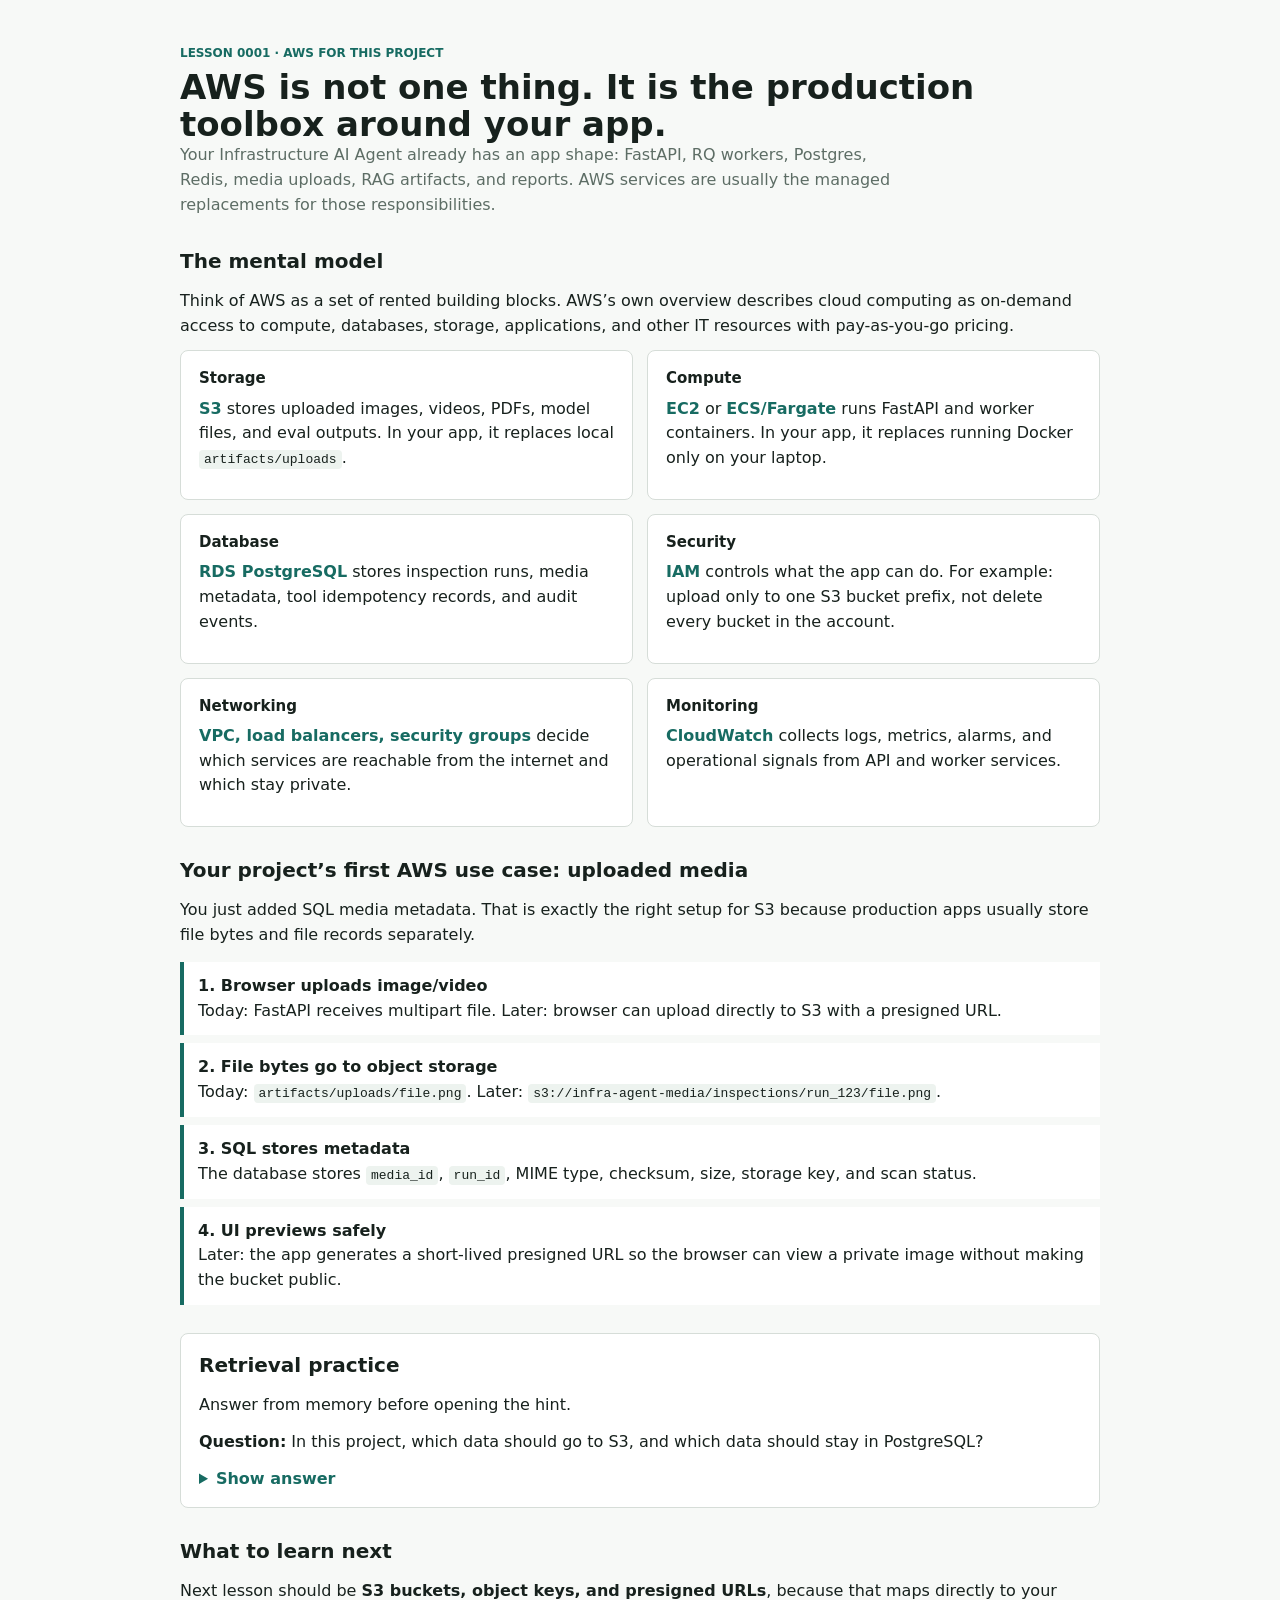
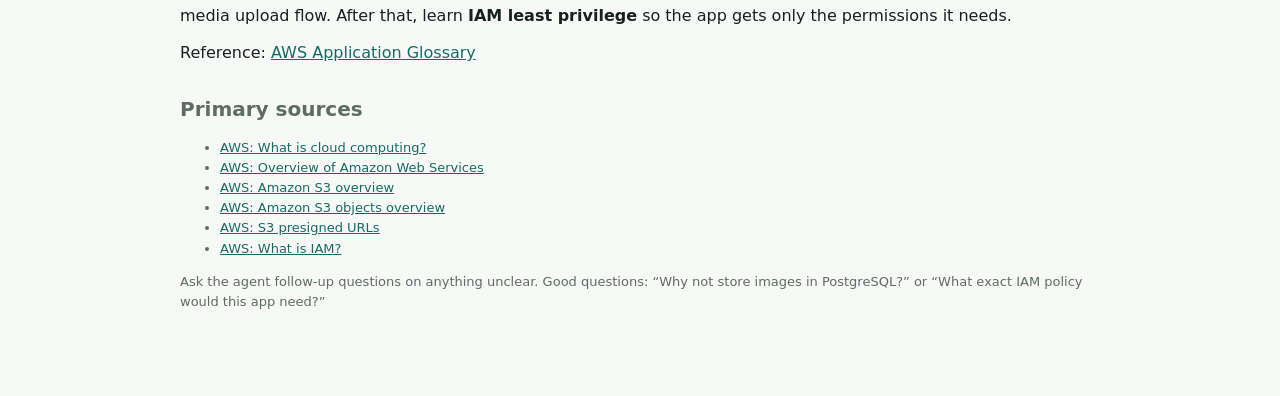
<file: lessons/0001-aws-application-map.html>
<!doctype html>
<html lang="en">
  <head>
    <meta charset="utf-8" />
    <meta name="viewport" content="width=device-width, initial-scale=1" />
    <title>Lesson 0001: AWS As An Application Map</title>
    <style>
      :root { color-scheme: light; --paper:#f7f9f7; --ink:#17211d; --muted:#5d6d65; --line:#d6ddd8; --soft:#edf3ef; --accent:#176b62; --amber:#9c6818; --red:#9b3c35; }
      body { margin:0; background:var(--paper); color:var(--ink); font-family:Avenir Next, Inter, system-ui, sans-serif; line-height:1.55; }
      main { max-width: 920px; margin:0 auto; padding:44px 28px 72px; }
      header { margin-bottom:28px; }
      .eyebrow { margin:0 0 6px; color:var(--accent); font-size:12px; font-weight:800; text-transform:uppercase; }
      h1 { margin:0; font-size:34px; line-height:1.1; letter-spacing:0; }
      .lede { max-width:72ch; color:var(--muted); font-size:16px; }
      section { margin-top:28px; }
      h2 { margin:0 0 12px; font-size:20px; }
      h3 { margin:0 0 6px; font-size:15px; }
      p { margin:0 0 12px; }
      a { color:var(--accent); }
      .grid { display:grid; grid-template-columns:repeat(2, minmax(0,1fr)); gap:14px; }
      .card, .exercise, .answer { padding:16px 18px; border:1px solid var(--line); border-radius:8px; background:white; }
      .card strong { color:var(--accent); }
      .flow { display:grid; gap:8px; margin:14px 0; }
      .step { padding:12px 14px; border-left:4px solid var(--accent); background:white; }
      code { padding:2px 5px; border-radius:4px; background:var(--soft); }
      details { margin-top:10px; }
      summary { cursor:pointer; font-weight:800; color:var(--accent); }
      .answer { margin-top:10px; background:#fbf7ee; border-color:#ead7b9; }
      .sources { font-size:13px; color:var(--muted); }
      @media (max-width:720px) { .grid { grid-template-columns:1fr; } main { padding:28px 18px 56px; } h1 { font-size:28px; } }
      @media print { body{background:white;} main{padding:20px;} .card,.exercise,.answer,.step{break-inside:avoid;} }
    </style>
  </head>
  <body>
    <main>
      <header>
        <p class="eyebrow">Lesson 0001 · AWS for this project</p>
        <h1>AWS is not one thing. It is the production toolbox around your app.</h1>
        <p class="lede">Your Infrastructure AI Agent already has an app shape: FastAPI, RQ workers, Postgres, Redis, media uploads, RAG artifacts, and reports. AWS services are usually the managed replacements for those responsibilities.</p>
      </header>

      <section>
        <h2>The mental model</h2>
        <p>Think of AWS as a set of rented building blocks. AWS’s own overview describes cloud computing as on-demand access to compute, databases, storage, applications, and other IT resources with pay-as-you-go pricing.</p>
        <div class="grid">
          <div class="card"><h3>Storage</h3><p><strong>S3</strong> stores uploaded images, videos, PDFs, model files, and eval outputs. In your app, it replaces local <code>artifacts/uploads</code>.</p></div>
          <div class="card"><h3>Compute</h3><p><strong>EC2</strong> or <strong>ECS/Fargate</strong> runs FastAPI and worker containers. In your app, it replaces running Docker only on your laptop.</p></div>
          <div class="card"><h3>Database</h3><p><strong>RDS PostgreSQL</strong> stores inspection runs, media metadata, tool idempotency records, and audit events.</p></div>
          <div class="card"><h3>Security</h3><p><strong>IAM</strong> controls what the app can do. For example: upload only to one S3 bucket prefix, not delete every bucket in the account.</p></div>
          <div class="card"><h3>Networking</h3><p><strong>VPC, load balancers, security groups</strong> decide which services are reachable from the internet and which stay private.</p></div>
          <div class="card"><h3>Monitoring</h3><p><strong>CloudWatch</strong> collects logs, metrics, alarms, and operational signals from API and worker services.</p></div>
        </div>
      </section>

      <section>
        <h2>Your project’s first AWS use case: uploaded media</h2>
        <p>You just added SQL media metadata. That is exactly the right setup for S3 because production apps usually store file bytes and file records separately.</p>
        <div class="flow">
          <div class="step"><strong>1. Browser uploads image/video</strong><br />Today: FastAPI receives multipart file. Later: browser can upload directly to S3 with a presigned URL.</div>
          <div class="step"><strong>2. File bytes go to object storage</strong><br />Today: <code>artifacts/uploads/file.png</code>. Later: <code>s3://infra-agent-media/inspections/run_123/file.png</code>.</div>
          <div class="step"><strong>3. SQL stores metadata</strong><br />The database stores <code>media_id</code>, <code>run_id</code>, MIME type, checksum, size, storage key, and scan status.</div>
          <div class="step"><strong>4. UI previews safely</strong><br />Later: the app generates a short-lived presigned URL so the browser can view a private image without making the bucket public.</div>
        </div>
      </section>

      <section class="exercise">
        <h2>Retrieval practice</h2>
        <p>Answer from memory before opening the hint.</p>
        <p><strong>Question:</strong> In this project, which data should go to S3, and which data should stay in PostgreSQL?</p>
        <details>
          <summary>Show answer</summary>
          <div class="answer">
            <p><strong>S3:</strong> large binary objects: uploaded bridge images, videos, annotated images, extracted frames, exported PDFs, maybe model artifacts.</p>
            <p><strong>PostgreSQL:</strong> structured records: inspection runs, media metadata, checksums, storage keys, severity, plans, schedules, audit events, tool idempotency records.</p>
          </div>
        </details>
      </section>

      <section>
        <h2>What to learn next</h2>
        <p>Next lesson should be <strong>S3 buckets, object keys, and presigned URLs</strong>, because that maps directly to your media upload flow. After that, learn <strong>IAM least privilege</strong> so the app gets only the permissions it needs.</p>
        <p>Reference: <a href="../reference/aws-application-glossary.html">AWS Application Glossary</a></p>
      </section>

      <section class="sources">
        <h2>Primary sources</h2>
        <ul>
          <li><a href="https://docs.aws.amazon.com/whitepapers/latest/aws-overview/what-is-cloud-computing.html">AWS: What is cloud computing?</a></li>
          <li><a href="https://docs.aws.amazon.com/whitepapers/latest/aws-overview/introduction.html">AWS: Overview of Amazon Web Services</a></li>
          <li><a href="https://aws.amazon.com/s3/">AWS: Amazon S3 overview</a></li>
          <li><a href="https://docs.aws.amazon.com/AmazonS3/latest/userguide/UsingObjects.html">AWS: Amazon S3 objects overview</a></li>
          <li><a href="https://docs.aws.amazon.com/AmazonS3/latest/userguide/using-presigned-url.html">AWS: S3 presigned URLs</a></li>
          <li><a href="https://docs.aws.amazon.com/IAM/latest/UserGuide/introduction.html">AWS: What is IAM?</a></li>
        </ul>
        <p>Ask the agent follow-up questions on anything unclear. Good questions: “Why not store images in PostgreSQL?” or “What exact IAM policy would this app need?”</p>
      </section>
    </main>
  </body>
</html>
</file>
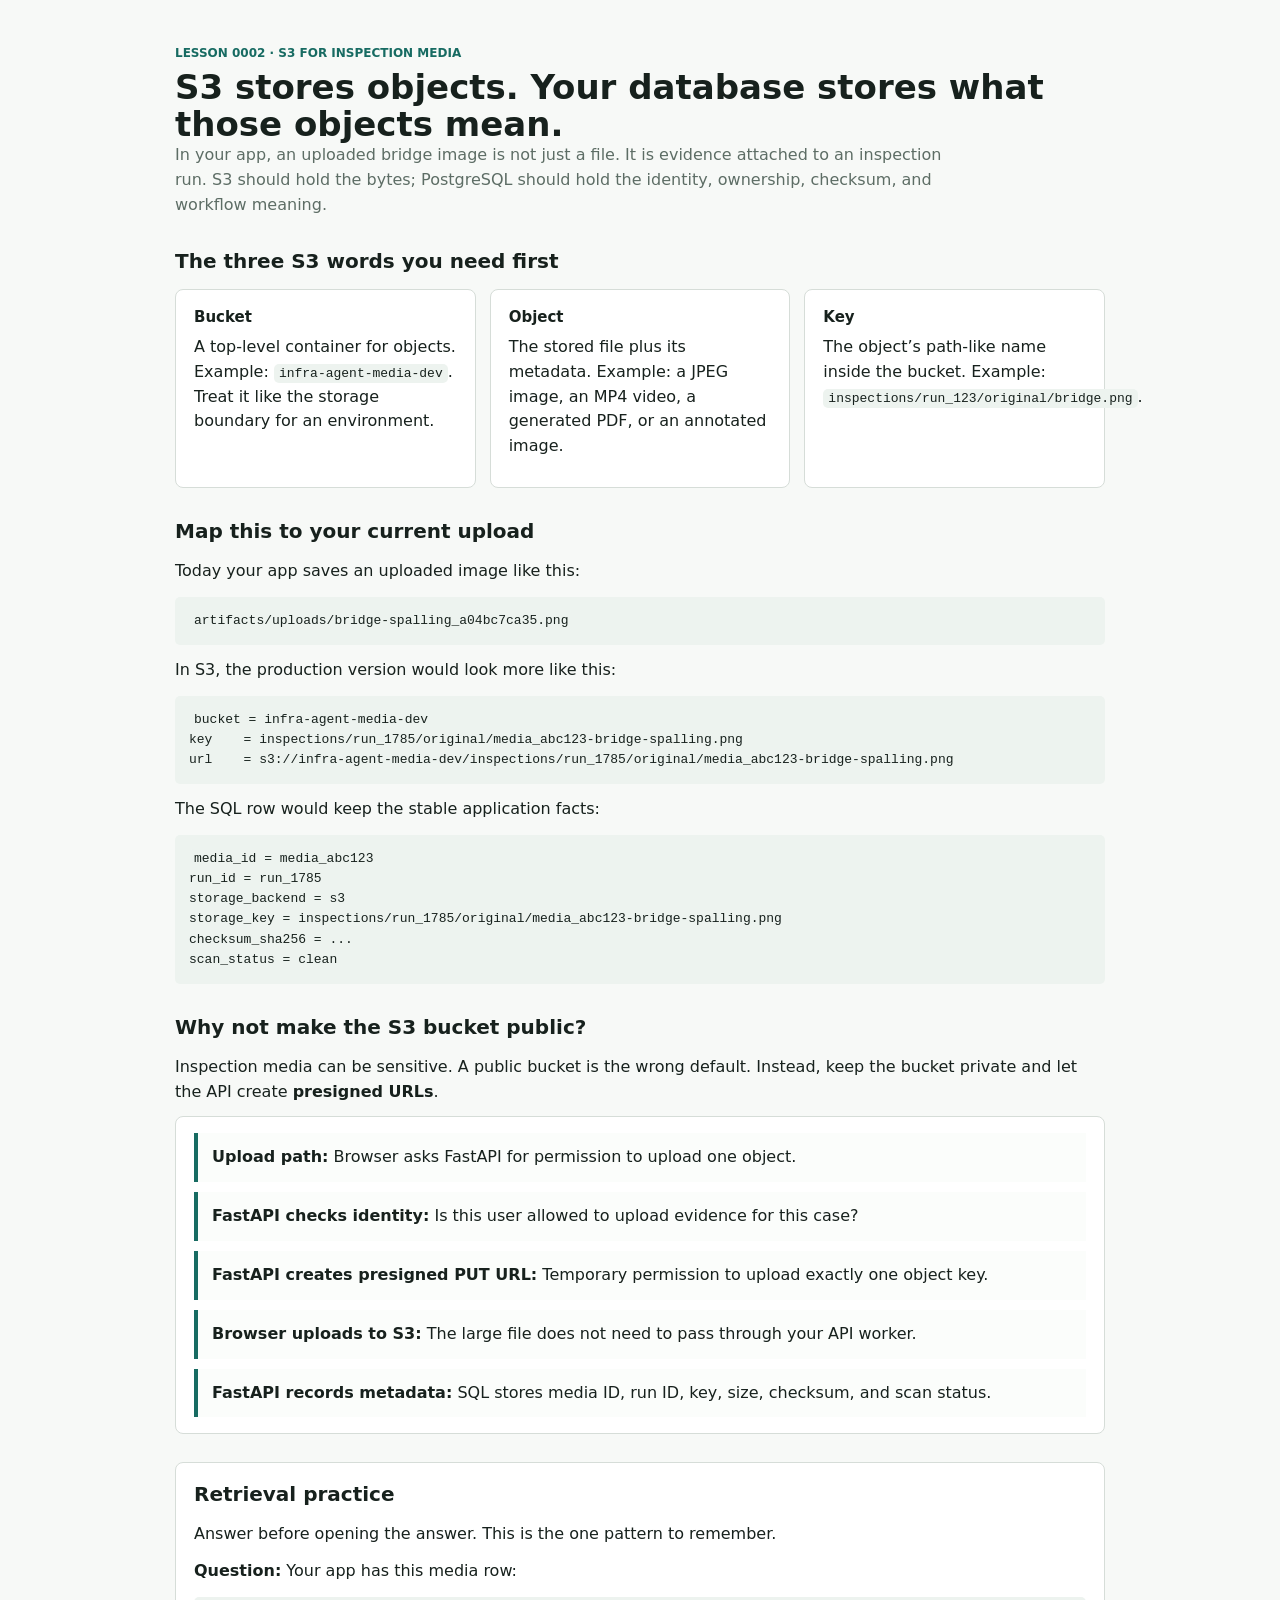
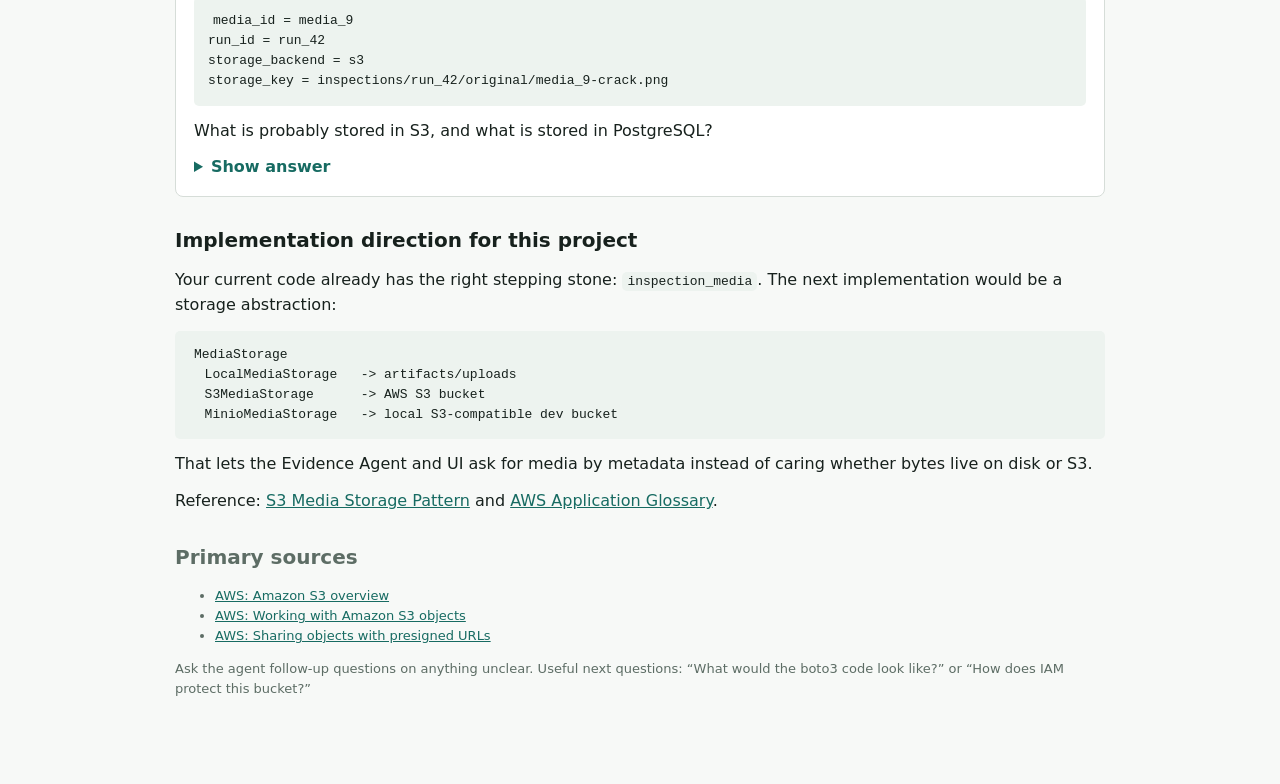
<file: lessons/0002-s3-buckets-keys-presigned-urls.html>
<!doctype html>
<html lang="en">
  <head>
    <meta charset="utf-8" />
    <meta name="viewport" content="width=device-width, initial-scale=1" />
    <title>Lesson 0002: S3 Buckets, Keys, And Presigned URLs</title>
    <style>
      :root { color-scheme: light; --paper:#f7f9f7; --ink:#17211d; --muted:#5d6d65; --line:#d6ddd8; --soft:#edf3ef; --accent:#176b62; --gold:#9c6818; }
      body { margin:0; background:var(--paper); color:var(--ink); font-family:Avenir Next, Inter, system-ui, sans-serif; line-height:1.55; }
      main { max-width:930px; margin:0 auto; padding:44px 28px 72px; }
      .eyebrow { margin:0 0 6px; color:var(--accent); font-size:12px; font-weight:800; text-transform:uppercase; }
      h1 { margin:0; font-size:34px; line-height:1.1; letter-spacing:0; }
      .lede { max-width:76ch; color:var(--muted); font-size:16px; }
      section { margin-top:28px; }
      h2 { margin:0 0 12px; font-size:20px; }
      h3 { margin:0 0 6px; font-size:15px; }
      p { margin:0 0 12px; }
      a { color:var(--accent); }
      .grid { display:grid; grid-template-columns:repeat(3, minmax(0,1fr)); gap:14px; }
      .card, .exercise, .answer, .flow { padding:16px 18px; border:1px solid var(--line); border-radius:8px; background:white; }
      .card strong { color:var(--accent); }
      code, pre { background:var(--soft); border-radius:5px; }
      code { padding:2px 5px; }
      pre { padding:14px; overflow:auto; }
      .flow { display:grid; gap:10px; }
      .step { padding:12px 14px; border-left:4px solid var(--accent); background:#fbfdfb; }
      details { margin-top:10px; }
      summary { cursor:pointer; font-weight:800; color:var(--accent); }
      .answer { margin-top:10px; background:#fbf7ee; border-color:#ead7b9; }
      .sources { font-size:13px; color:var(--muted); }
      @media (max-width:800px) { .grid { grid-template-columns:1fr; } main { padding:28px 18px 56px; } h1 { font-size:28px; } }
      @media print { body{background:white;} main{padding:20px;} .card,.exercise,.answer,.flow{break-inside:avoid;} }
    </style>
  </head>
  <body>
    <main>
      <header>
        <p class="eyebrow">Lesson 0002 · S3 for inspection media</p>
        <h1>S3 stores objects. Your database stores what those objects mean.</h1>
        <p class="lede">In your app, an uploaded bridge image is not just a file. It is evidence attached to an inspection run. S3 should hold the bytes; PostgreSQL should hold the identity, ownership, checksum, and workflow meaning.</p>
      </header>

      <section>
        <h2>The three S3 words you need first</h2>
        <div class="grid">
          <div class="card"><h3>Bucket</h3><p>A top-level container for objects. Example: <code>infra-agent-media-dev</code>. Treat it like the storage boundary for an environment.</p></div>
          <div class="card"><h3>Object</h3><p>The stored file plus its metadata. Example: a JPEG image, an MP4 video, a generated PDF, or an annotated image.</p></div>
          <div class="card"><h3>Key</h3><p>The object’s path-like name inside the bucket. Example: <code>inspections/run_123/original/bridge.png</code>.</p></div>
        </div>
      </section>

      <section>
        <h2>Map this to your current upload</h2>
        <p>Today your app saves an uploaded image like this:</p>
        <pre><code>artifacts/uploads/bridge-spalling_a04bc7ca35.png</code></pre>
        <p>In S3, the production version would look more like this:</p>
        <pre><code>bucket = infra-agent-media-dev
key    = inspections/run_1785/original/media_abc123-bridge-spalling.png
url    = s3://infra-agent-media-dev/inspections/run_1785/original/media_abc123-bridge-spalling.png</code></pre>
        <p>The SQL row would keep the stable application facts:</p>
        <pre><code>media_id = media_abc123
run_id = run_1785
storage_backend = s3
storage_key = inspections/run_1785/original/media_abc123-bridge-spalling.png
checksum_sha256 = ...
scan_status = clean</code></pre>
      </section>

      <section>
        <h2>Why not make the S3 bucket public?</h2>
        <p>Inspection media can be sensitive. A public bucket is the wrong default. Instead, keep the bucket private and let the API create <strong>presigned URLs</strong>.</p>
        <div class="flow">
          <div class="step"><strong>Upload path:</strong> Browser asks FastAPI for permission to upload one object.</div>
          <div class="step"><strong>FastAPI checks identity:</strong> Is this user allowed to upload evidence for this case?</div>
          <div class="step"><strong>FastAPI creates presigned PUT URL:</strong> Temporary permission to upload exactly one object key.</div>
          <div class="step"><strong>Browser uploads to S3:</strong> The large file does not need to pass through your API worker.</div>
          <div class="step"><strong>FastAPI records metadata:</strong> SQL stores media ID, run ID, key, size, checksum, and scan status.</div>
        </div>
      </section>

      <section class="exercise">
        <h2>Retrieval practice</h2>
        <p>Answer before opening the answer. This is the one pattern to remember.</p>
        <p><strong>Question:</strong> Your app has this media row:</p>
        <pre><code>media_id = media_9
run_id = run_42
storage_backend = s3
storage_key = inspections/run_42/original/media_9-crack.png</code></pre>
        <p>What is probably stored in S3, and what is stored in PostgreSQL?</p>
        <details>
          <summary>Show answer</summary>
          <div class="answer">
            <p><strong>S3 stores:</strong> the actual bytes of <code>media_9-crack.png</code>, addressed by the bucket plus object key.</p>
            <p><strong>PostgreSQL stores:</strong> the media row: <code>media_id</code>, <code>run_id</code>, storage backend, storage key, checksum, size, MIME type, scan status, and case linkage.</p>
          </div>
        </details>
      </section>

      <section>
        <h2>Implementation direction for this project</h2>
        <p>Your current code already has the right stepping stone: <code>inspection_media</code>. The next implementation would be a storage abstraction:</p>
        <pre><code>MediaStorage
  LocalMediaStorage   -> artifacts/uploads
  S3MediaStorage      -> AWS S3 bucket
  MinioMediaStorage   -> local S3-compatible dev bucket</code></pre>
        <p>That lets the Evidence Agent and UI ask for media by metadata instead of caring whether bytes live on disk or S3.</p>
        <p>Reference: <a href="../reference/s3-media-storage-pattern.html">S3 Media Storage Pattern</a> and <a href="../reference/aws-application-glossary.html">AWS Application Glossary</a>.</p>
      </section>

      <section class="sources">
        <h2>Primary sources</h2>
        <ul>
          <li><a href="https://aws.amazon.com/s3/">AWS: Amazon S3 overview</a></li>
          <li><a href="https://docs.aws.amazon.com/AmazonS3/latest/userguide/UsingObjects.html">AWS: Working with Amazon S3 objects</a></li>
          <li><a href="https://docs.aws.amazon.com/AmazonS3/latest/userguide/using-presigned-url.html">AWS: Sharing objects with presigned URLs</a></li>
        </ul>
        <p>Ask the agent follow-up questions on anything unclear. Useful next questions: “What would the boto3 code look like?” or “How does IAM protect this bucket?”</p>
      </section>
    </main>
  </body>
</html>
</file>
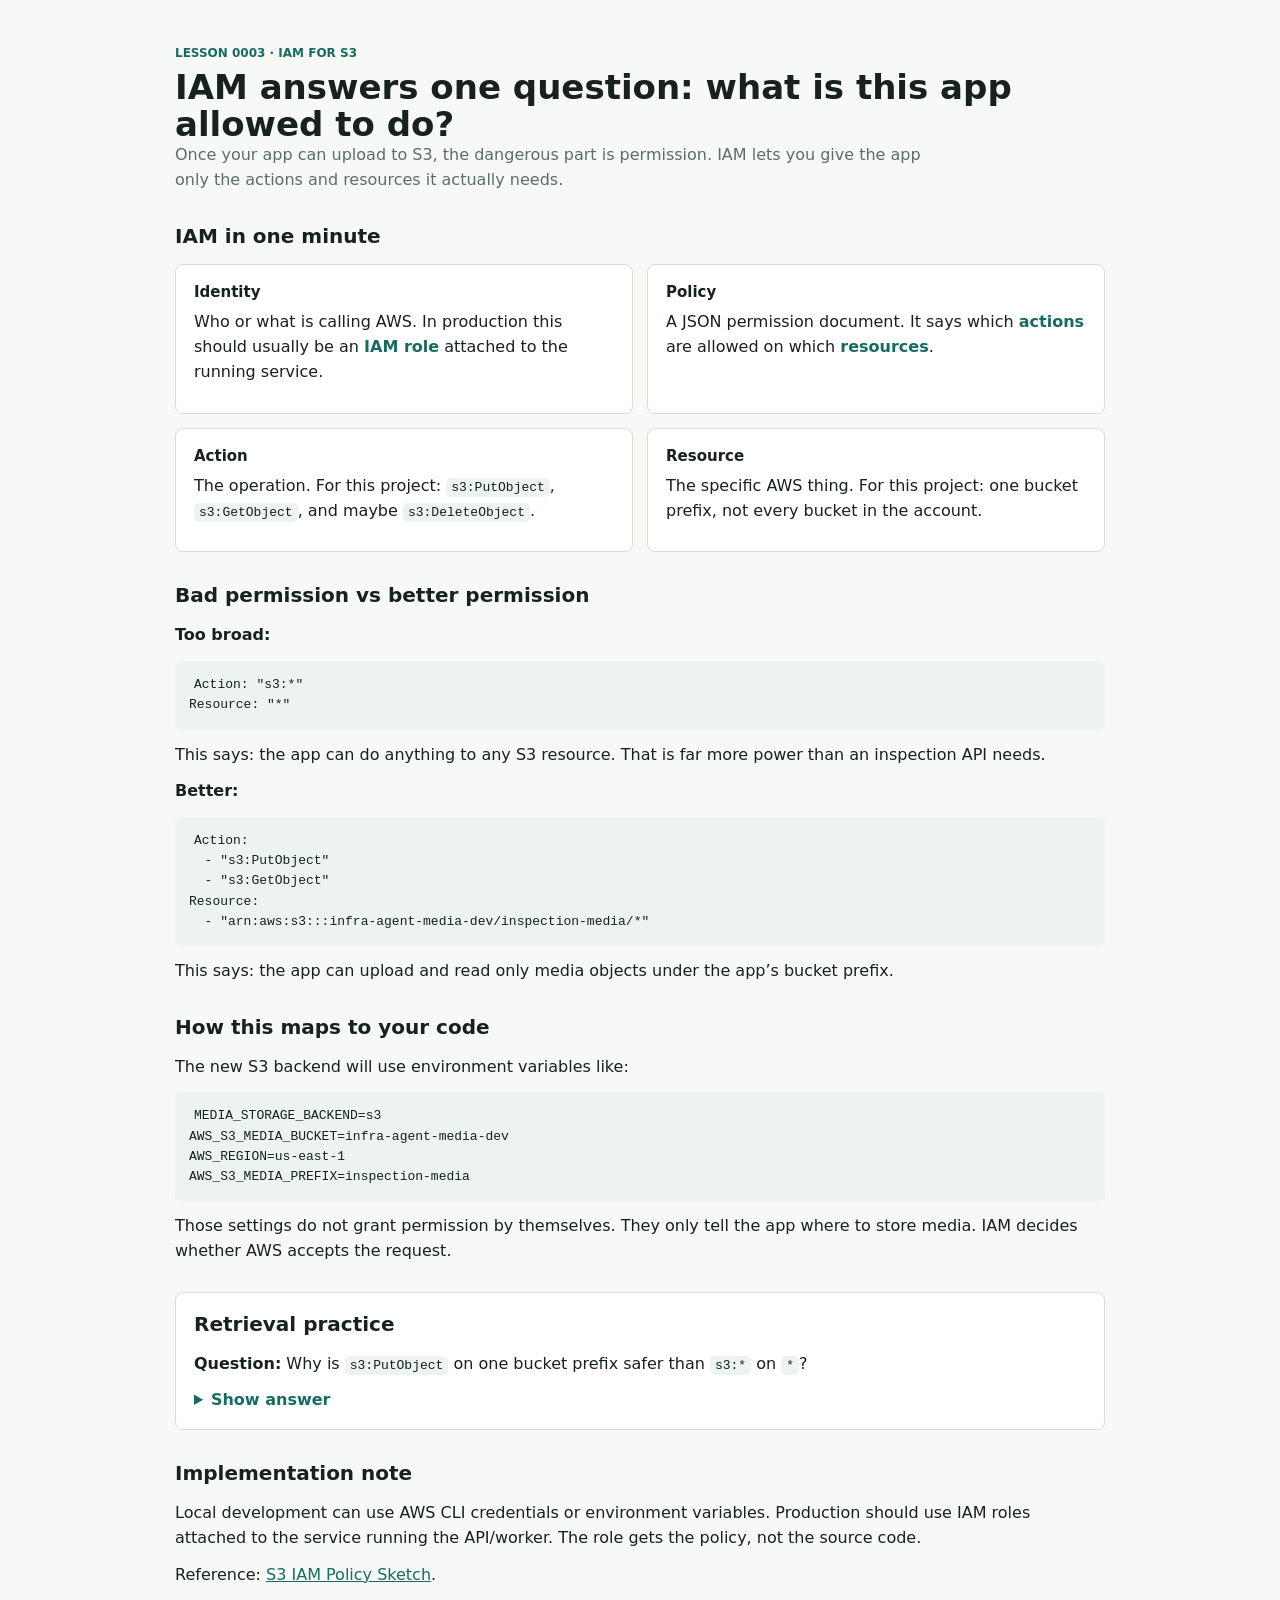
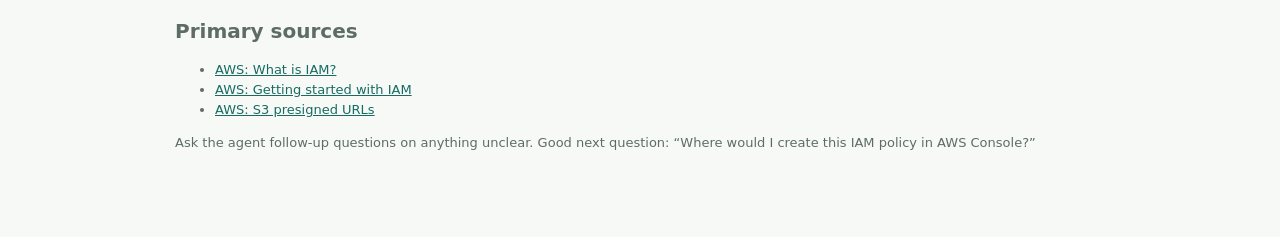
<file: lessons/0003-iam-least-privilege-for-s3.html>
<!doctype html>
<html lang="en">
  <head>
    <meta charset="utf-8" />
    <meta name="viewport" content="width=device-width, initial-scale=1" />
    <title>Lesson 0003: IAM Least Privilege For S3</title>
    <style>
      :root { color-scheme: light; --paper:#f7f9f7; --ink:#17211d; --muted:#5d6d65; --line:#d6ddd8; --soft:#edf3ef; --accent:#176b62; --warn:#9c6818; }
      body { margin:0; background:var(--paper); color:var(--ink); font-family:Avenir Next, Inter, system-ui, sans-serif; line-height:1.55; }
      main { max-width:930px; margin:0 auto; padding:44px 28px 72px; }
      .eyebrow { margin:0 0 6px; color:var(--accent); font-size:12px; font-weight:800; text-transform:uppercase; }
      h1 { margin:0; font-size:34px; line-height:1.1; letter-spacing:0; }
      .lede { max-width:76ch; color:var(--muted); font-size:16px; }
      section { margin-top:28px; }
      h2 { margin:0 0 12px; font-size:20px; }
      h3 { margin:0 0 6px; font-size:15px; }
      p { margin:0 0 12px; }
      a { color:var(--accent); }
      .grid { display:grid; grid-template-columns:repeat(2, minmax(0,1fr)); gap:14px; }
      .card, .exercise, .answer { padding:16px 18px; border:1px solid var(--line); border-radius:8px; background:white; }
      .card strong { color:var(--accent); }
      code, pre { background:var(--soft); border-radius:5px; }
      code { padding:2px 5px; }
      pre { padding:14px; overflow:auto; }
      details { margin-top:10px; }
      summary { cursor:pointer; font-weight:800; color:var(--accent); }
      .answer { margin-top:10px; background:#fbf7ee; border-color:#ead7b9; }
      .sources { font-size:13px; color:var(--muted); }
      @media (max-width:800px) { .grid { grid-template-columns:1fr; } main { padding:28px 18px 56px; } h1 { font-size:28px; } }
      @media print { body{background:white;} main{padding:20px;} .card,.exercise,.answer{break-inside:avoid;} }
    </style>
  </head>
  <body>
    <main>
      <header>
        <p class="eyebrow">Lesson 0003 · IAM for S3</p>
        <h1>IAM answers one question: what is this app allowed to do?</h1>
        <p class="lede">Once your app can upload to S3, the dangerous part is permission. IAM lets you give the app only the actions and resources it actually needs.</p>
      </header>

      <section>
        <h2>IAM in one minute</h2>
        <div class="grid">
          <div class="card"><h3>Identity</h3><p>Who or what is calling AWS. In production this should usually be an <strong>IAM role</strong> attached to the running service.</p></div>
          <div class="card"><h3>Policy</h3><p>A JSON permission document. It says which <strong>actions</strong> are allowed on which <strong>resources</strong>.</p></div>
          <div class="card"><h3>Action</h3><p>The operation. For this project: <code>s3:PutObject</code>, <code>s3:GetObject</code>, and maybe <code>s3:DeleteObject</code>.</p></div>
          <div class="card"><h3>Resource</h3><p>The specific AWS thing. For this project: one bucket prefix, not every bucket in the account.</p></div>
        </div>
      </section>

      <section>
        <h2>Bad permission vs better permission</h2>
        <p><strong>Too broad:</strong></p>
        <pre><code>Action: "s3:*"
Resource: "*"</code></pre>
        <p>This says: the app can do anything to any S3 resource. That is far more power than an inspection API needs.</p>
        <p><strong>Better:</strong></p>
        <pre><code>Action:
  - "s3:PutObject"
  - "s3:GetObject"
Resource:
  - "arn:aws:s3:::infra-agent-media-dev/inspection-media/*"</code></pre>
        <p>This says: the app can upload and read only media objects under the app’s bucket prefix.</p>
      </section>

      <section>
        <h2>How this maps to your code</h2>
        <p>The new S3 backend will use environment variables like:</p>
        <pre><code>MEDIA_STORAGE_BACKEND=s3
AWS_S3_MEDIA_BUCKET=infra-agent-media-dev
AWS_REGION=us-east-1
AWS_S3_MEDIA_PREFIX=inspection-media</code></pre>
        <p>Those settings do not grant permission by themselves. They only tell the app where to store media. IAM decides whether AWS accepts the request.</p>
      </section>

      <section class="exercise">
        <h2>Retrieval practice</h2>
        <p><strong>Question:</strong> Why is <code>s3:PutObject</code> on one bucket prefix safer than <code>s3:*</code> on <code>*</code>?</p>
        <details>
          <summary>Show answer</summary>
          <div class="answer">
            <p>Because the app can only upload objects where it is supposed to. If the app is compromised or buggy, it cannot list, delete, or modify unrelated S3 buckets and objects across the account.</p>
          </div>
        </details>
      </section>

      <section>
        <h2>Implementation note</h2>
        <p>Local development can use AWS CLI credentials or environment variables. Production should use IAM roles attached to the service running the API/worker. The role gets the policy, not the source code.</p>
        <p>Reference: <a href="../reference/s3-iam-policy-sketch.html">S3 IAM Policy Sketch</a>.</p>
      </section>

      <section class="sources">
        <h2>Primary sources</h2>
        <ul>
          <li><a href="https://docs.aws.amazon.com/IAM/latest/UserGuide/introduction.html">AWS: What is IAM?</a></li>
          <li><a href="https://docs.aws.amazon.com/IAM/latest/UserGuide/getting-started.html">AWS: Getting started with IAM</a></li>
          <li><a href="https://docs.aws.amazon.com/AmazonS3/latest/userguide/using-presigned-url.html">AWS: S3 presigned URLs</a></li>
        </ul>
        <p>Ask the agent follow-up questions on anything unclear. Good next question: “Where would I create this IAM policy in AWS Console?”</p>
      </section>
    </main>
  </body>
</html>
</file>
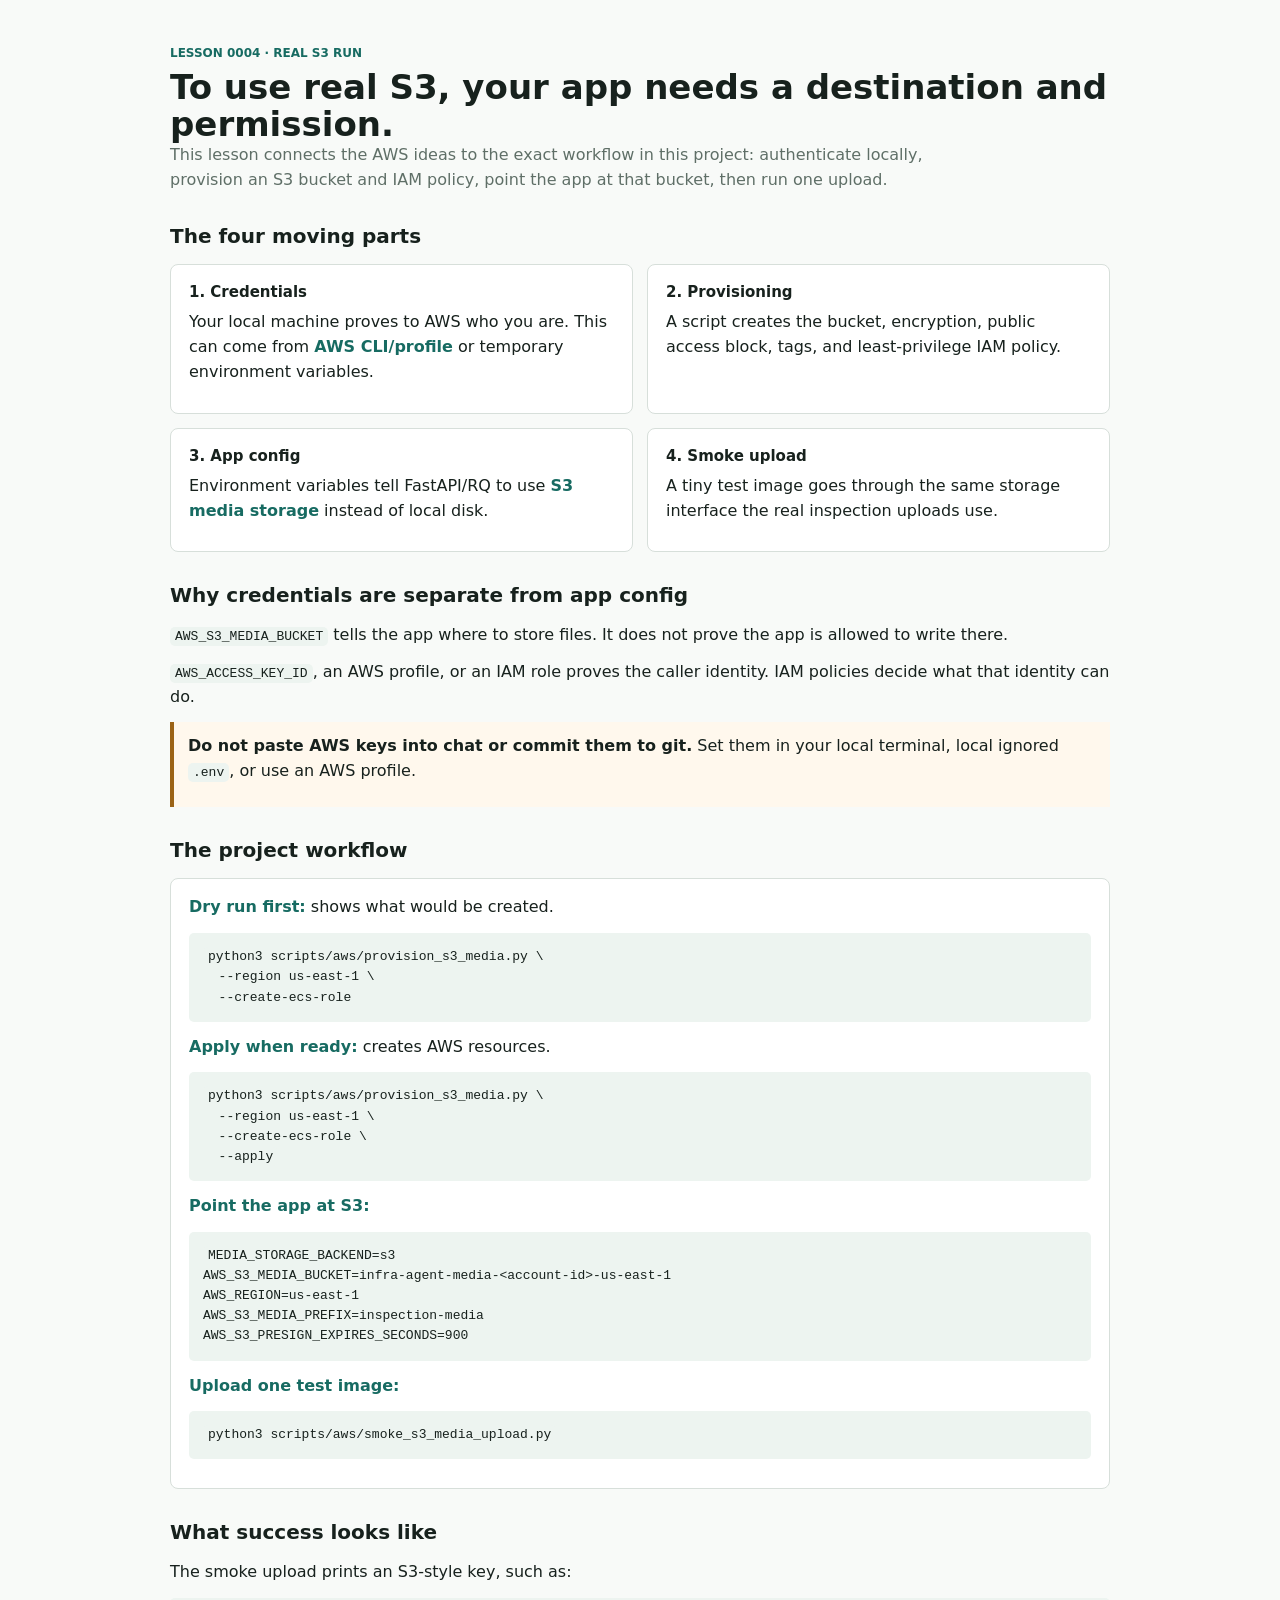
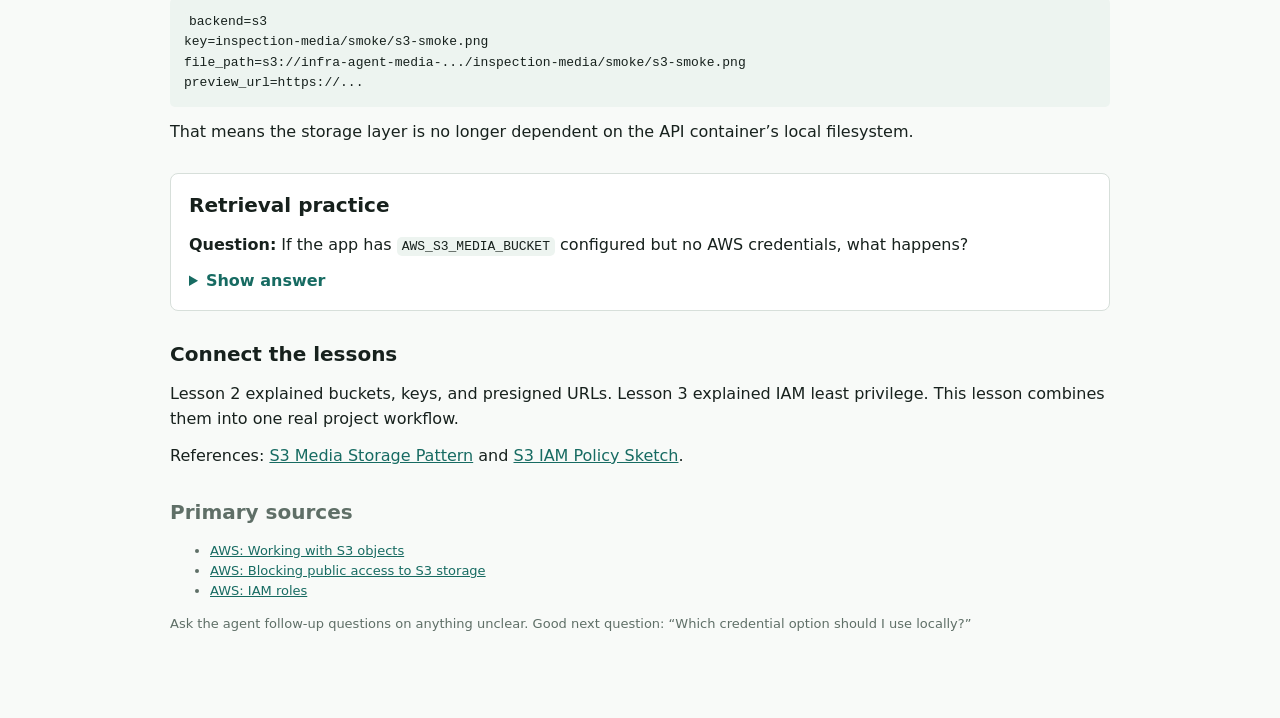
<file: lessons/0004-real-s3-provisioning-and-upload.html>
<!doctype html>
<html lang="en">
  <head>
    <meta charset="utf-8" />
    <meta name="viewport" content="width=device-width, initial-scale=1" />
    <title>Lesson 0004: Real S3 Provisioning And Upload</title>
    <style>
      :root { color-scheme: light; --paper:#f8faf8; --ink:#17211d; --muted:#5f6f67; --line:#d7dfda; --soft:#edf4f0; --accent:#176b62; --warn:#9b6316; }
      body { margin:0; background:var(--paper); color:var(--ink); font-family:Avenir Next, Inter, system-ui, sans-serif; line-height:1.55; }
      main { max-width:940px; margin:0 auto; padding:44px 28px 72px; }
      .eyebrow { margin:0 0 6px; color:var(--accent); font-size:12px; font-weight:800; text-transform:uppercase; }
      h1 { margin:0; font-size:34px; line-height:1.1; letter-spacing:0; }
      .lede { max-width:78ch; color:var(--muted); font-size:16px; }
      section { margin-top:28px; }
      h2 { margin:0 0 12px; font-size:20px; }
      h3 { margin:0 0 6px; font-size:15px; }
      p { margin:0 0 12px; }
      a { color:var(--accent); }
      .grid { display:grid; grid-template-columns:repeat(2, minmax(0,1fr)); gap:14px; }
      .card, .exercise, .answer, .flow { padding:16px 18px; border:1px solid var(--line); border-radius:8px; background:white; }
      .card strong, .flow strong { color:var(--accent); }
      code, pre { background:var(--soft); border-radius:5px; }
      code { padding:2px 5px; }
      pre { padding:14px; overflow:auto; }
      details { margin-top:10px; }
      summary { cursor:pointer; font-weight:800; color:var(--accent); }
      .answer { margin-top:10px; background:#fbf7ee; border-color:#ead7b9; }
      .warning { border-left:4px solid var(--warn); padding:12px 14px; background:#fff8ed; }
      .sources { font-size:13px; color:var(--muted); }
      @media (max-width:800px) { .grid { grid-template-columns:1fr; } main { padding:28px 18px 56px; } h1 { font-size:28px; } }
      @media print { body{background:white;} main{padding:20px;} .card,.exercise,.answer,.flow{break-inside:avoid;} }
    </style>
  </head>
  <body>
    <main>
      <header>
        <p class="eyebrow">Lesson 0004 · Real S3 run</p>
        <h1>To use real S3, your app needs a destination and permission.</h1>
        <p class="lede">This lesson connects the AWS ideas to the exact workflow in this project: authenticate locally, provision an S3 bucket and IAM policy, point the app at that bucket, then run one upload.</p>
      </header>

      <section>
        <h2>The four moving parts</h2>
        <div class="grid">
          <div class="card"><h3>1. Credentials</h3><p>Your local machine proves to AWS who you are. This can come from <strong>AWS CLI/profile</strong> or temporary environment variables.</p></div>
          <div class="card"><h3>2. Provisioning</h3><p>A script creates the bucket, encryption, public access block, tags, and least-privilege IAM policy.</p></div>
          <div class="card"><h3>3. App config</h3><p>Environment variables tell FastAPI/RQ to use <strong>S3 media storage</strong> instead of local disk.</p></div>
          <div class="card"><h3>4. Smoke upload</h3><p>A tiny test image goes through the same storage interface the real inspection uploads use.</p></div>
        </div>
      </section>

      <section>
        <h2>Why credentials are separate from app config</h2>
        <p><code>AWS_S3_MEDIA_BUCKET</code> tells the app where to store files. It does not prove the app is allowed to write there.</p>
        <p><code>AWS_ACCESS_KEY_ID</code>, an AWS profile, or an IAM role proves the caller identity. IAM policies decide what that identity can do.</p>
        <div class="warning">
          <p><strong>Do not paste AWS keys into chat or commit them to git.</strong> Set them in your local terminal, local ignored <code>.env</code>, or use an AWS profile.</p>
        </div>
      </section>

      <section>
        <h2>The project workflow</h2>
        <div class="flow">
          <p><strong>Dry run first:</strong> shows what would be created.</p>
          <pre><code>python3 scripts/aws/provision_s3_media.py \
  --region us-east-1 \
  --create-ecs-role</code></pre>

          <p><strong>Apply when ready:</strong> creates AWS resources.</p>
          <pre><code>python3 scripts/aws/provision_s3_media.py \
  --region us-east-1 \
  --create-ecs-role \
  --apply</code></pre>

          <p><strong>Point the app at S3:</strong></p>
          <pre><code>MEDIA_STORAGE_BACKEND=s3
AWS_S3_MEDIA_BUCKET=infra-agent-media-&lt;account-id&gt;-us-east-1
AWS_REGION=us-east-1
AWS_S3_MEDIA_PREFIX=inspection-media
AWS_S3_PRESIGN_EXPIRES_SECONDS=900</code></pre>

          <p><strong>Upload one test image:</strong></p>
          <pre><code>python3 scripts/aws/smoke_s3_media_upload.py</code></pre>
        </div>
      </section>

      <section>
        <h2>What success looks like</h2>
        <p>The smoke upload prints an S3-style key, such as:</p>
        <pre><code>backend=s3
key=inspection-media/smoke/s3-smoke.png
file_path=s3://infra-agent-media-.../inspection-media/smoke/s3-smoke.png
preview_url=https://...</code></pre>
        <p>That means the storage layer is no longer dependent on the API container’s local filesystem.</p>
      </section>

      <section class="exercise">
        <h2>Retrieval practice</h2>
        <p><strong>Question:</strong> If the app has <code>AWS_S3_MEDIA_BUCKET</code> configured but no AWS credentials, what happens?</p>
        <details>
          <summary>Show answer</summary>
          <div class="answer">
            <p>The app knows the target bucket name, but AWS rejects the request because the caller has not authenticated. Destination config is not permission.</p>
          </div>
        </details>
      </section>

      <section>
        <h2>Connect the lessons</h2>
        <p>Lesson 2 explained buckets, keys, and presigned URLs. Lesson 3 explained IAM least privilege. This lesson combines them into one real project workflow.</p>
        <p>References: <a href="../reference/s3-media-storage-pattern.html">S3 Media Storage Pattern</a> and <a href="../reference/s3-iam-policy-sketch.html">S3 IAM Policy Sketch</a>.</p>
      </section>

      <section class="sources">
        <h2>Primary sources</h2>
        <ul>
          <li><a href="https://docs.aws.amazon.com/AmazonS3/latest/userguide/UsingObjects.html">AWS: Working with S3 objects</a></li>
          <li><a href="https://docs.aws.amazon.com/AmazonS3/latest/userguide/security-block-public-access.html">AWS: Blocking public access to S3 storage</a></li>
          <li><a href="https://docs.aws.amazon.com/IAM/latest/UserGuide/id_roles.html">AWS: IAM roles</a></li>
        </ul>
        <p>Ask the agent follow-up questions on anything unclear. Good next question: “Which credential option should I use locally?”</p>
      </section>
    </main>
  </body>
</html>
</file>
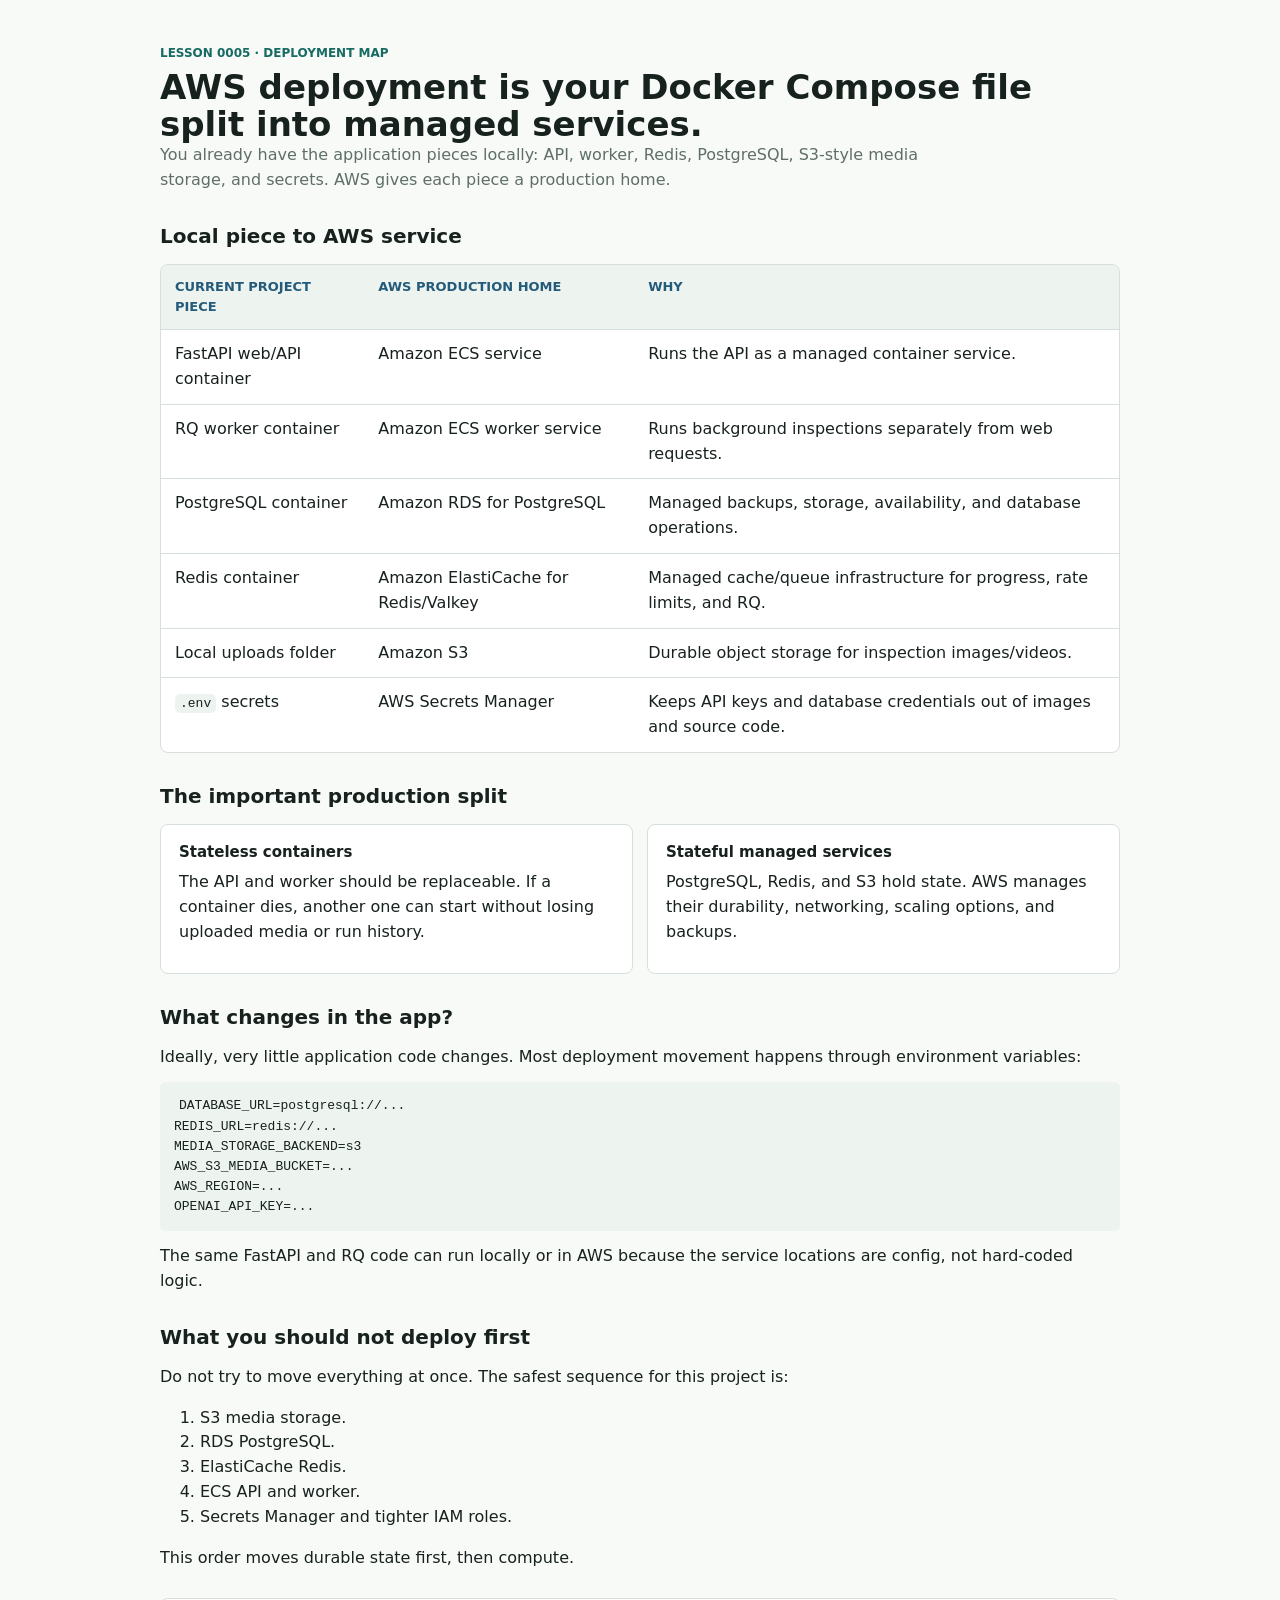
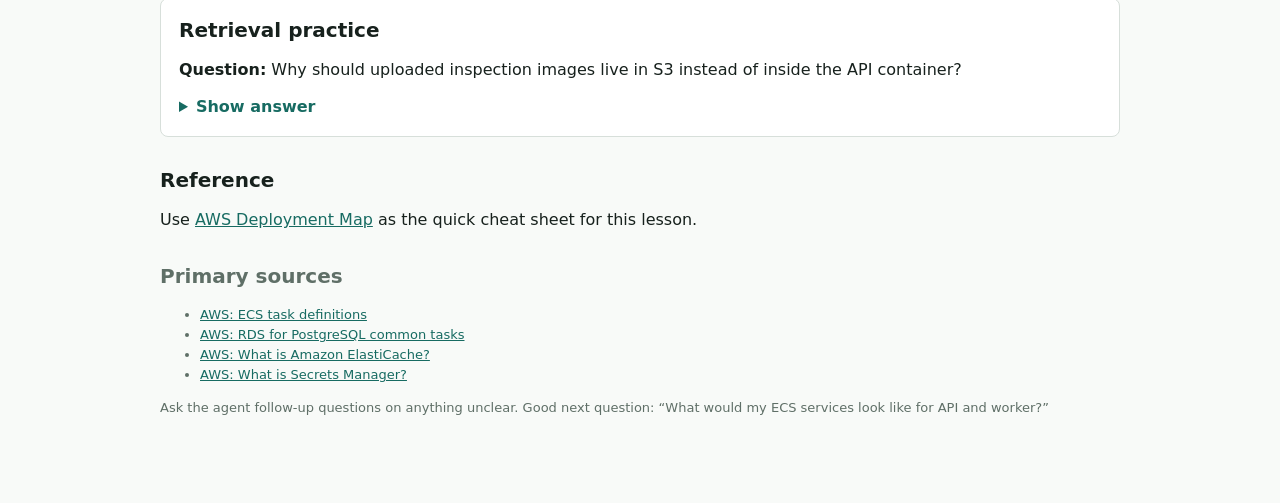
<file: lessons/0005-aws-deployment-map-for-this-project.html>
<!doctype html>
<html lang="en">
  <head>
    <meta charset="utf-8" />
    <meta name="viewport" content="width=device-width, initial-scale=1" />
    <title>Lesson 0005: AWS Deployment Map For This Project</title>
    <style>
      :root { color-scheme: light; --paper:#f8faf8; --ink:#17211d; --muted:#5f6f67; --line:#d7dfda; --soft:#edf4f0; --accent:#176b62; --blue:#245a7a; }
      body { margin:0; background:var(--paper); color:var(--ink); font-family:Avenir Next, Inter, system-ui, sans-serif; line-height:1.55; }
      main { max-width:960px; margin:0 auto; padding:44px 28px 72px; }
      .eyebrow { margin:0 0 6px; color:var(--accent); font-size:12px; font-weight:800; text-transform:uppercase; }
      h1 { margin:0; font-size:34px; line-height:1.1; letter-spacing:0; }
      .lede { max-width:78ch; color:var(--muted); font-size:16px; }
      section { margin-top:28px; }
      h2 { margin:0 0 12px; font-size:20px; }
      h3 { margin:0 0 6px; font-size:15px; }
      p { margin:0 0 12px; }
      a { color:var(--accent); }
      .grid { display:grid; grid-template-columns:repeat(2, minmax(0,1fr)); gap:14px; }
      .card, .exercise, .answer, table { border:1px solid var(--line); border-radius:8px; background:white; }
      .card, .exercise, .answer { padding:16px 18px; }
      .card strong { color:var(--accent); }
      table { width:100%; border-collapse:separate; border-spacing:0; overflow:hidden; }
      th, td { padding:12px 14px; text-align:left; vertical-align:top; border-bottom:1px solid var(--line); }
      tr:last-child td { border-bottom:none; }
      th { background:var(--soft); color:var(--blue); font-size:13px; text-transform:uppercase; }
      code, pre { background:var(--soft); border-radius:5px; }
      code { padding:2px 5px; }
      pre { padding:14px; overflow:auto; }
      details { margin-top:10px; }
      summary { cursor:pointer; font-weight:800; color:var(--accent); }
      .answer { margin-top:10px; background:#fbf7ee; border-color:#ead7b9; }
      .sources { font-size:13px; color:var(--muted); }
      @media (max-width:800px) { .grid { grid-template-columns:1fr; } main { padding:28px 18px 56px; } h1 { font-size:28px; } table { font-size:14px; } }
      @media print { body{background:white;} main{padding:20px;} .card,.exercise,.answer,table{break-inside:avoid;} }
    </style>
  </head>
  <body>
    <main>
      <header>
        <p class="eyebrow">Lesson 0005 · Deployment map</p>
        <h1>AWS deployment is your Docker Compose file split into managed services.</h1>
        <p class="lede">You already have the application pieces locally: API, worker, Redis, PostgreSQL, S3-style media storage, and secrets. AWS gives each piece a production home.</p>
      </header>

      <section>
        <h2>Local piece to AWS service</h2>
        <table>
          <thead>
            <tr><th>Current project piece</th><th>AWS production home</th><th>Why</th></tr>
          </thead>
          <tbody>
            <tr>
              <td>FastAPI web/API container</td>
              <td>Amazon ECS service</td>
              <td>Runs the API as a managed container service.</td>
            </tr>
            <tr>
              <td>RQ worker container</td>
              <td>Amazon ECS worker service</td>
              <td>Runs background inspections separately from web requests.</td>
            </tr>
            <tr>
              <td>PostgreSQL container</td>
              <td>Amazon RDS for PostgreSQL</td>
              <td>Managed backups, storage, availability, and database operations.</td>
            </tr>
            <tr>
              <td>Redis container</td>
              <td>Amazon ElastiCache for Redis/Valkey</td>
              <td>Managed cache/queue infrastructure for progress, rate limits, and RQ.</td>
            </tr>
            <tr>
              <td>Local uploads folder</td>
              <td>Amazon S3</td>
              <td>Durable object storage for inspection images/videos.</td>
            </tr>
            <tr>
              <td><code>.env</code> secrets</td>
              <td>AWS Secrets Manager</td>
              <td>Keeps API keys and database credentials out of images and source code.</td>
            </tr>
          </tbody>
        </table>
      </section>

      <section>
        <h2>The important production split</h2>
        <div class="grid">
          <div class="card"><h3>Stateless containers</h3><p>The API and worker should be replaceable. If a container dies, another one can start without losing uploaded media or run history.</p></div>
          <div class="card"><h3>Stateful managed services</h3><p>PostgreSQL, Redis, and S3 hold state. AWS manages their durability, networking, scaling options, and backups.</p></div>
        </div>
      </section>

      <section>
        <h2>What changes in the app?</h2>
        <p>Ideally, very little application code changes. Most deployment movement happens through environment variables:</p>
        <pre><code>DATABASE_URL=postgresql://...
REDIS_URL=redis://...
MEDIA_STORAGE_BACKEND=s3
AWS_S3_MEDIA_BUCKET=...
AWS_REGION=...
OPENAI_API_KEY=...</code></pre>
        <p>The same FastAPI and RQ code can run locally or in AWS because the service locations are config, not hard-coded logic.</p>
      </section>

      <section>
        <h2>What you should not deploy first</h2>
        <p>Do not try to move everything at once. The safest sequence for this project is:</p>
        <ol>
          <li>S3 media storage.</li>
          <li>RDS PostgreSQL.</li>
          <li>ElastiCache Redis.</li>
          <li>ECS API and worker.</li>
          <li>Secrets Manager and tighter IAM roles.</li>
        </ol>
        <p>This order moves durable state first, then compute.</p>
      </section>

      <section class="exercise">
        <h2>Retrieval practice</h2>
        <p><strong>Question:</strong> Why should uploaded inspection images live in S3 instead of inside the API container?</p>
        <details>
          <summary>Show answer</summary>
          <div class="answer">
            <p>Because containers are replaceable compute. If the container restarts, scales, or is redeployed, local files can disappear. S3 is durable object storage designed for files.</p>
          </div>
        </details>
      </section>

      <section>
        <h2>Reference</h2>
        <p>Use <a href="../reference/aws-deployment-map.html">AWS Deployment Map</a> as the quick cheat sheet for this lesson.</p>
      </section>

      <section class="sources">
        <h2>Primary sources</h2>
        <ul>
          <li><a href="https://docs.aws.amazon.com/AmazonECS/latest/developerguide/task_definitions.html">AWS: ECS task definitions</a></li>
          <li><a href="https://docs.aws.amazon.com/AmazonRDS/latest/UserGuide/CHAP_PostgreSQL.CommonTasks.html">AWS: RDS for PostgreSQL common tasks</a></li>
          <li><a href="https://docs.aws.amazon.com/AmazonElastiCache/latest/dg/WhatIs.html">AWS: What is Amazon ElastiCache?</a></li>
          <li><a href="https://docs.aws.amazon.com/secretsmanager/latest/userguide/intro.html">AWS: What is Secrets Manager?</a></li>
        </ul>
        <p>Ask the agent follow-up questions on anything unclear. Good next question: “What would my ECS services look like for API and worker?”</p>
      </section>
    </main>
  </body>
</html>
</file>
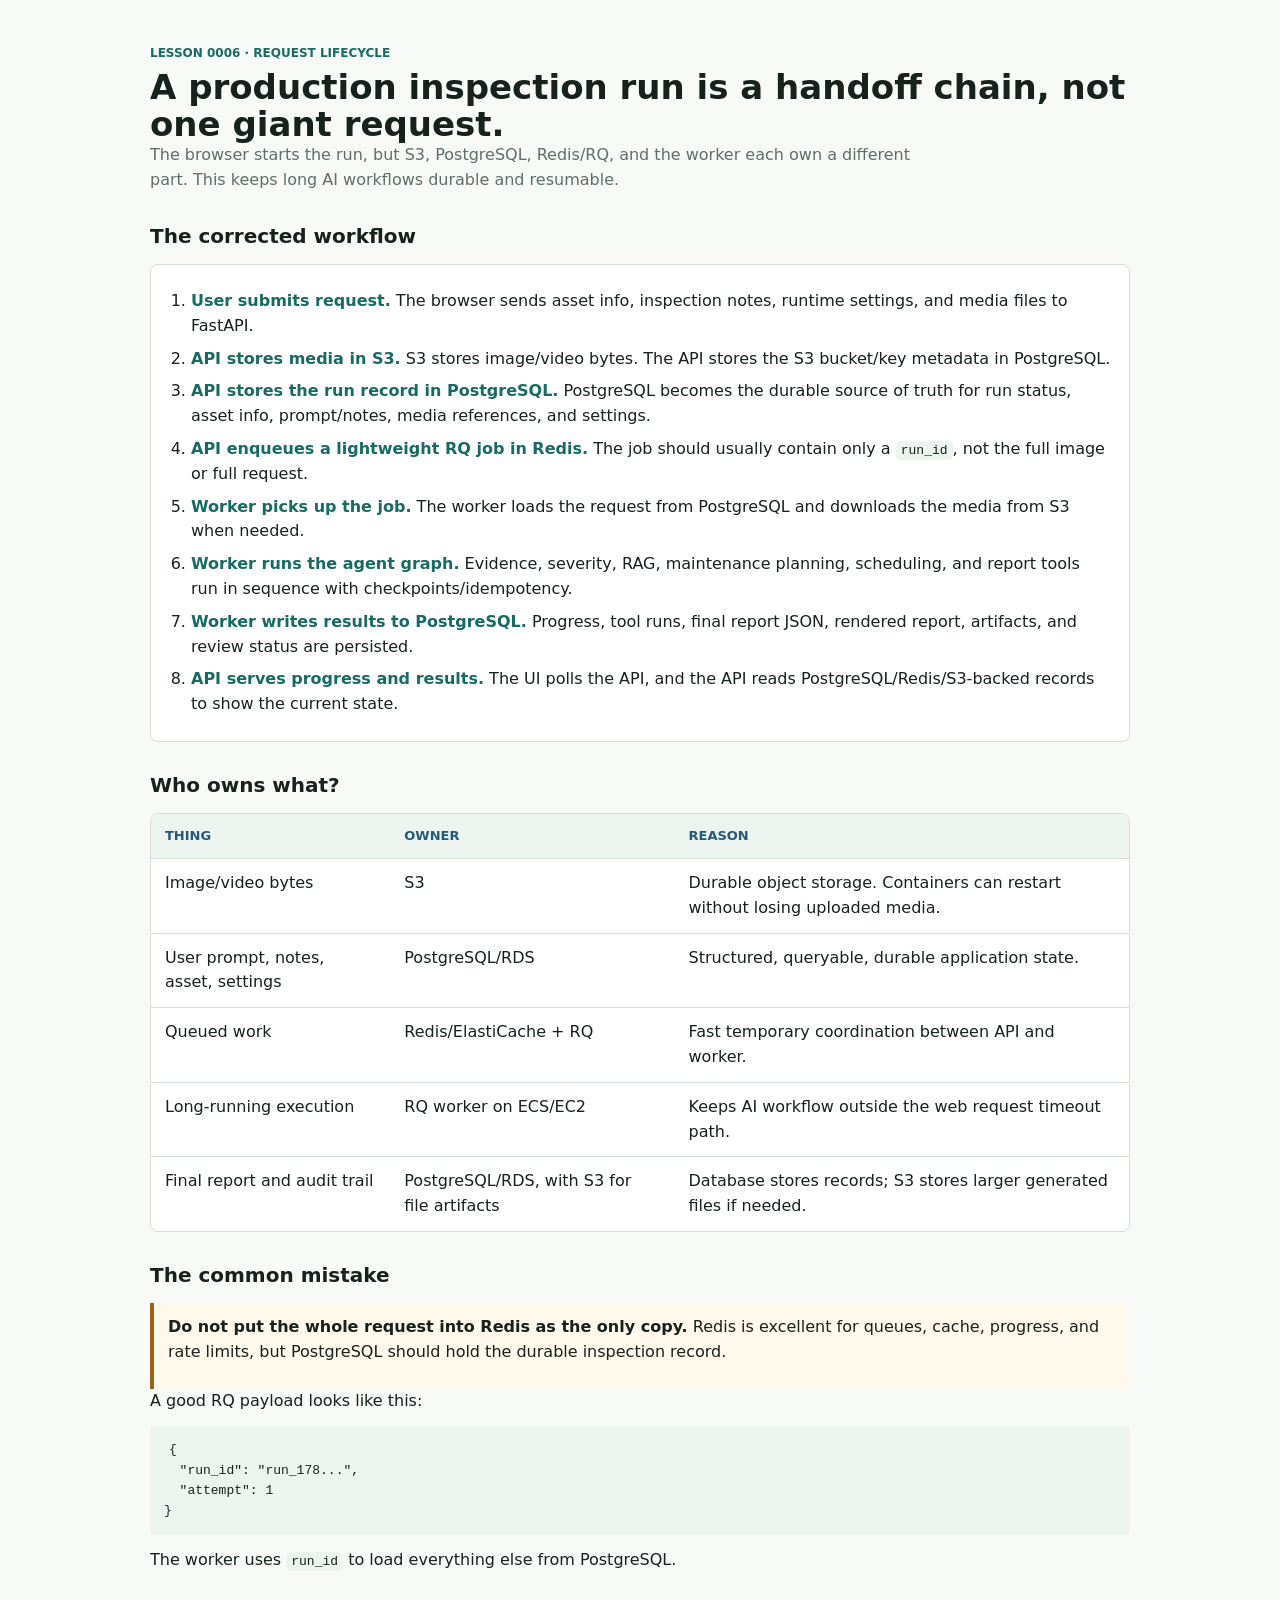
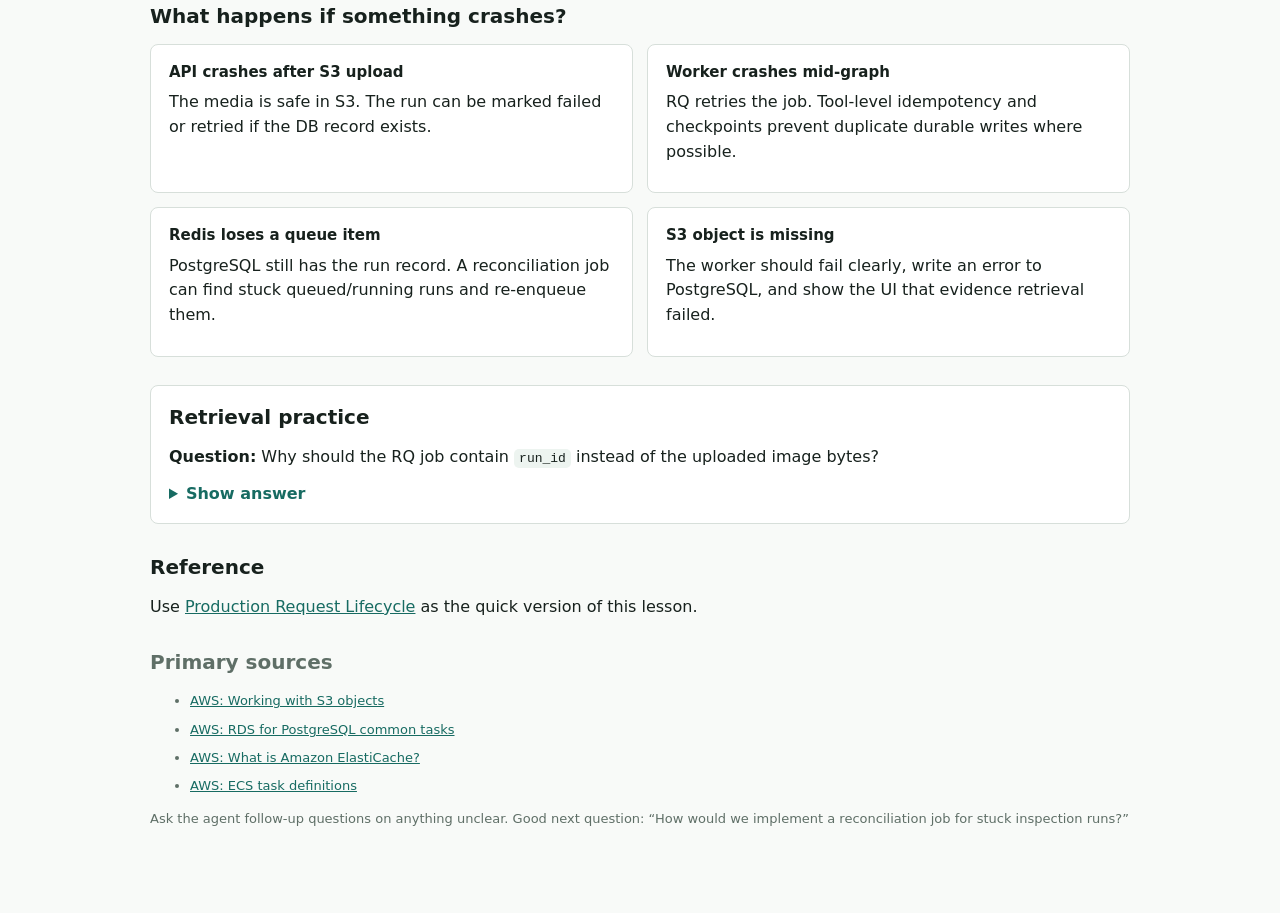
<file: lessons/0006-production-request-lifecycle.html>
<!doctype html>
<html lang="en">
  <head>
    <meta charset="utf-8" />
    <meta name="viewport" content="width=device-width, initial-scale=1" />
    <title>Lesson 0006: Production Request Lifecycle</title>
    <style>
      :root { color-scheme: light; --paper:#f8faf8; --ink:#17211d; --muted:#5f6f67; --line:#d7dfda; --soft:#edf4f0; --accent:#176b62; --blue:#245a7a; --warn:#9b6316; }
      body { margin:0; background:var(--paper); color:var(--ink); font-family:Avenir Next, Inter, system-ui, sans-serif; line-height:1.55; }
      main { max-width:980px; margin:0 auto; padding:44px 28px 72px; }
      .eyebrow { margin:0 0 6px; color:var(--accent); font-size:12px; font-weight:800; text-transform:uppercase; }
      h1 { margin:0; font-size:34px; line-height:1.1; letter-spacing:0; }
      .lede { max-width:78ch; color:var(--muted); font-size:16px; }
      section { margin-top:28px; }
      h2 { margin:0 0 12px; font-size:20px; }
      h3 { margin:0 0 6px; font-size:15px; }
      p { margin:0 0 12px; }
      a { color:var(--accent); }
      .grid { display:grid; grid-template-columns:repeat(2, minmax(0,1fr)); gap:14px; }
      .card, .exercise, .answer, .flow, table { border:1px solid var(--line); border-radius:8px; background:white; }
      .card, .exercise, .answer, .flow { padding:16px 18px; }
      .card strong, .flow strong { color:var(--accent); }
      table { width:100%; border-collapse:separate; border-spacing:0; overflow:hidden; }
      th, td { padding:12px 14px; text-align:left; vertical-align:top; border-bottom:1px solid var(--line); }
      tr:last-child td { border-bottom:none; }
      th { background:var(--soft); color:var(--blue); font-size:13px; text-transform:uppercase; }
      code, pre { background:var(--soft); border-radius:5px; }
      code { padding:2px 5px; }
      pre { padding:14px; overflow:auto; }
      ol { margin:0; padding-left:22px; }
      li { margin:8px 0; }
      details { margin-top:10px; }
      summary { cursor:pointer; font-weight:800; color:var(--accent); }
      .answer { margin-top:10px; background:#fbf7ee; border-color:#ead7b9; }
      .warning { border-left:4px solid var(--warn); padding:12px 14px; background:#fff8ed; }
      .sources { font-size:13px; color:var(--muted); }
      @media (max-width:800px) { .grid { grid-template-columns:1fr; } main { padding:28px 18px 56px; } h1 { font-size:28px; } table { font-size:14px; } }
      @media print { body{background:white;} main{padding:20px;} .card,.exercise,.answer,.flow,table{break-inside:avoid;} }
    </style>
  </head>
  <body>
    <main>
      <header>
        <p class="eyebrow">Lesson 0006 · Request lifecycle</p>
        <h1>A production inspection run is a handoff chain, not one giant request.</h1>
        <p class="lede">The browser starts the run, but S3, PostgreSQL, Redis/RQ, and the worker each own a different part. This keeps long AI workflows durable and resumable.</p>
      </header>

      <section>
        <h2>The corrected workflow</h2>
        <div class="flow">
          <ol>
            <li><strong>User submits request.</strong> The browser sends asset info, inspection notes, runtime settings, and media files to FastAPI.</li>
            <li><strong>API stores media in S3.</strong> S3 stores image/video bytes. The API stores the S3 bucket/key metadata in PostgreSQL.</li>
            <li><strong>API stores the run record in PostgreSQL.</strong> PostgreSQL becomes the durable source of truth for run status, asset info, prompt/notes, media references, and settings.</li>
            <li><strong>API enqueues a lightweight RQ job in Redis.</strong> The job should usually contain only a <code>run_id</code>, not the full image or full request.</li>
            <li><strong>Worker picks up the job.</strong> The worker loads the request from PostgreSQL and downloads the media from S3 when needed.</li>
            <li><strong>Worker runs the agent graph.</strong> Evidence, severity, RAG, maintenance planning, scheduling, and report tools run in sequence with checkpoints/idempotency.</li>
            <li><strong>Worker writes results to PostgreSQL.</strong> Progress, tool runs, final report JSON, rendered report, artifacts, and review status are persisted.</li>
            <li><strong>API serves progress and results.</strong> The UI polls the API, and the API reads PostgreSQL/Redis/S3-backed records to show the current state.</li>
          </ol>
        </div>
      </section>

      <section>
        <h2>Who owns what?</h2>
        <table>
          <thead>
            <tr><th>Thing</th><th>Owner</th><th>Reason</th></tr>
          </thead>
          <tbody>
            <tr>
              <td>Image/video bytes</td>
              <td>S3</td>
              <td>Durable object storage. Containers can restart without losing uploaded media.</td>
            </tr>
            <tr>
              <td>User prompt, notes, asset, settings</td>
              <td>PostgreSQL/RDS</td>
              <td>Structured, queryable, durable application state.</td>
            </tr>
            <tr>
              <td>Queued work</td>
              <td>Redis/ElastiCache + RQ</td>
              <td>Fast temporary coordination between API and worker.</td>
            </tr>
            <tr>
              <td>Long-running execution</td>
              <td>RQ worker on ECS/EC2</td>
              <td>Keeps AI workflow outside the web request timeout path.</td>
            </tr>
            <tr>
              <td>Final report and audit trail</td>
              <td>PostgreSQL/RDS, with S3 for file artifacts</td>
              <td>Database stores records; S3 stores larger generated files if needed.</td>
            </tr>
          </tbody>
        </table>
      </section>

      <section>
        <h2>The common mistake</h2>
        <div class="warning">
          <p><strong>Do not put the whole request into Redis as the only copy.</strong> Redis is excellent for queues, cache, progress, and rate limits, but PostgreSQL should hold the durable inspection record.</p>
        </div>
        <p>A good RQ payload looks like this:</p>
        <pre><code>{
  "run_id": "run_178...",
  "attempt": 1
}</code></pre>
        <p>The worker uses <code>run_id</code> to load everything else from PostgreSQL.</p>
      </section>

      <section>
        <h2>What happens if something crashes?</h2>
        <div class="grid">
          <div class="card"><h3>API crashes after S3 upload</h3><p>The media is safe in S3. The run can be marked failed or retried if the DB record exists.</p></div>
          <div class="card"><h3>Worker crashes mid-graph</h3><p>RQ retries the job. Tool-level idempotency and checkpoints prevent duplicate durable writes where possible.</p></div>
          <div class="card"><h3>Redis loses a queue item</h3><p>PostgreSQL still has the run record. A reconciliation job can find stuck queued/running runs and re-enqueue them.</p></div>
          <div class="card"><h3>S3 object is missing</h3><p>The worker should fail clearly, write an error to PostgreSQL, and show the UI that evidence retrieval failed.</p></div>
        </div>
      </section>

      <section class="exercise">
        <h2>Retrieval practice</h2>
        <p><strong>Question:</strong> Why should the RQ job contain <code>run_id</code> instead of the uploaded image bytes?</p>
        <details>
          <summary>Show answer</summary>
          <div class="answer">
            <p>Because Redis should coordinate work, not become the durable file store. The image belongs in S3, while PostgreSQL stores the run and media reference.</p>
          </div>
        </details>
      </section>

      <section>
        <h2>Reference</h2>
        <p>Use <a href="../reference/production-request-lifecycle.html">Production Request Lifecycle</a> as the quick version of this lesson.</p>
      </section>

      <section class="sources">
        <h2>Primary sources</h2>
        <ul>
          <li><a href="https://docs.aws.amazon.com/AmazonS3/latest/userguide/UsingObjects.html">AWS: Working with S3 objects</a></li>
          <li><a href="https://docs.aws.amazon.com/AmazonRDS/latest/UserGuide/CHAP_PostgreSQL.CommonTasks.html">AWS: RDS for PostgreSQL common tasks</a></li>
          <li><a href="https://docs.aws.amazon.com/AmazonElastiCache/latest/dg/WhatIs.html">AWS: What is Amazon ElastiCache?</a></li>
          <li><a href="https://docs.aws.amazon.com/AmazonECS/latest/developerguide/task_definitions.html">AWS: ECS task definitions</a></li>
        </ul>
        <p>Ask the agent follow-up questions on anything unclear. Good next question: “How would we implement a reconciliation job for stuck inspection runs?”</p>
      </section>
    </main>
  </body>
</html>
</file>
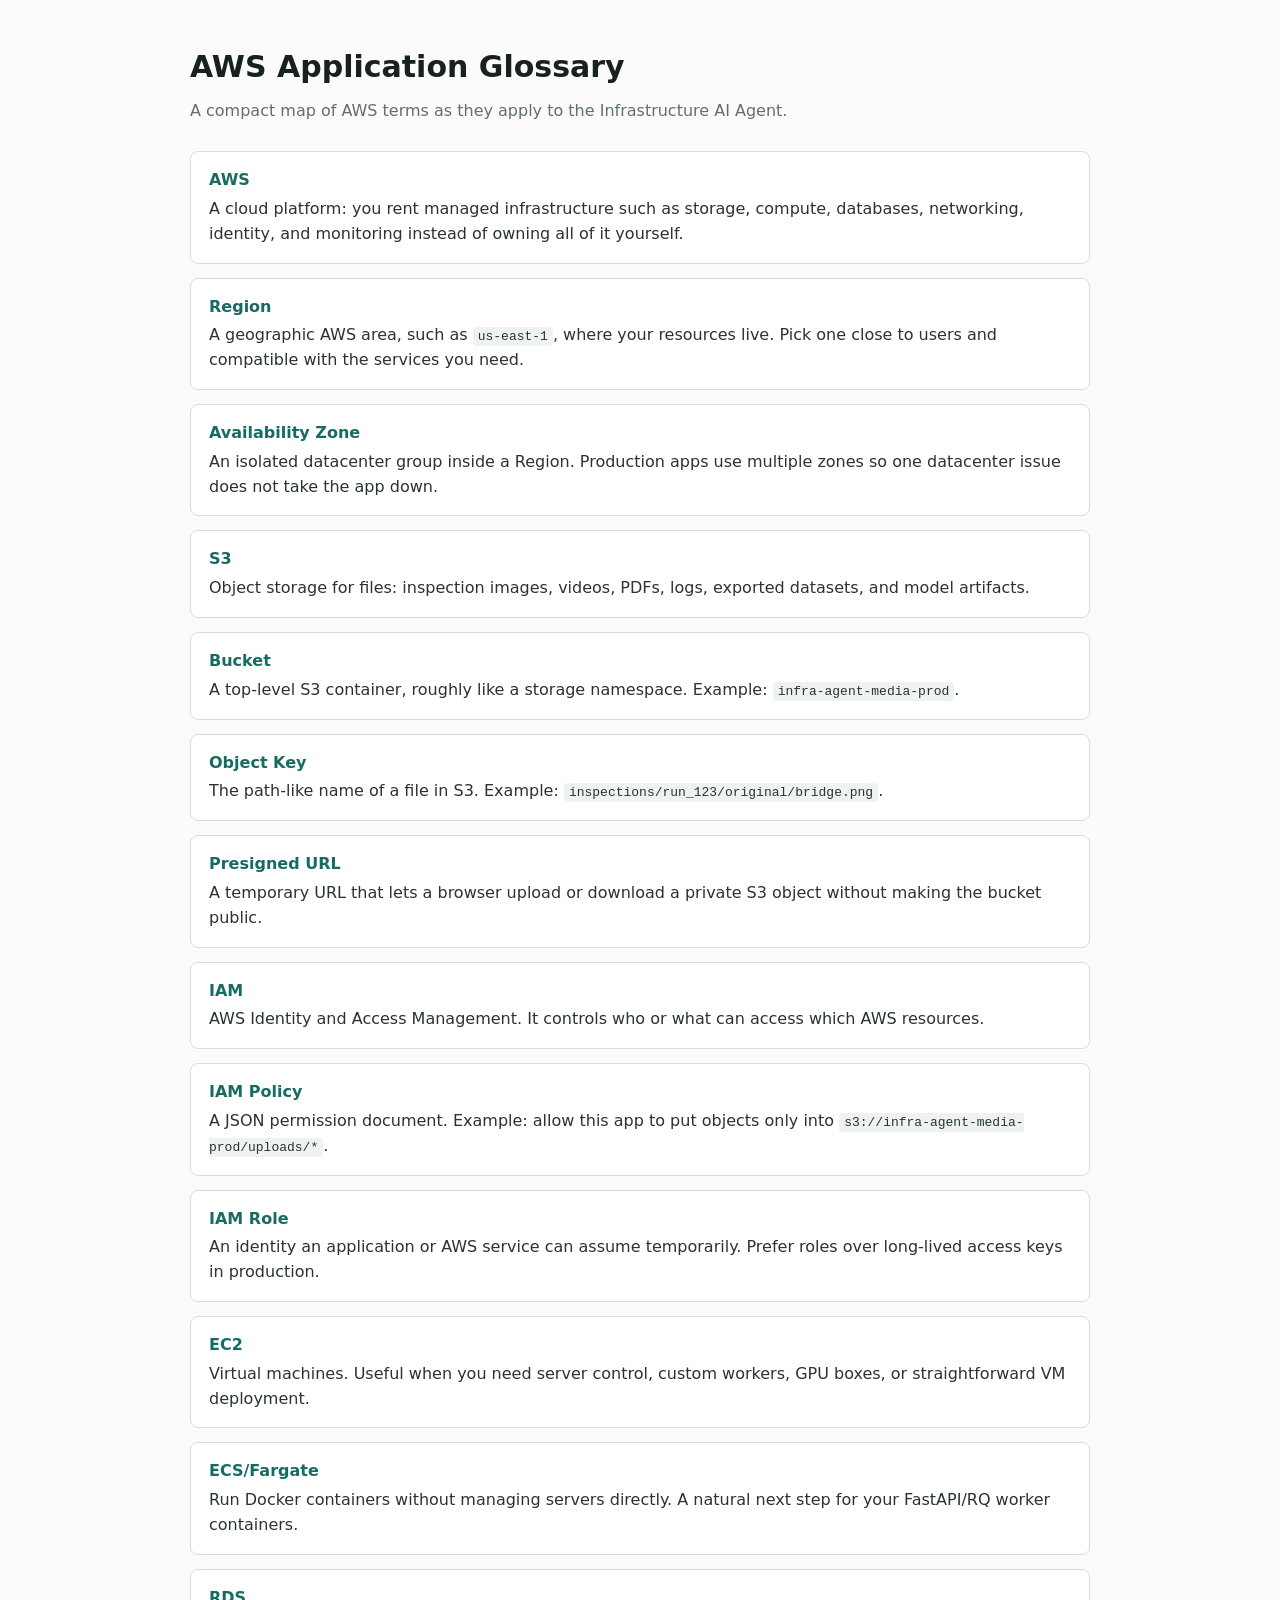
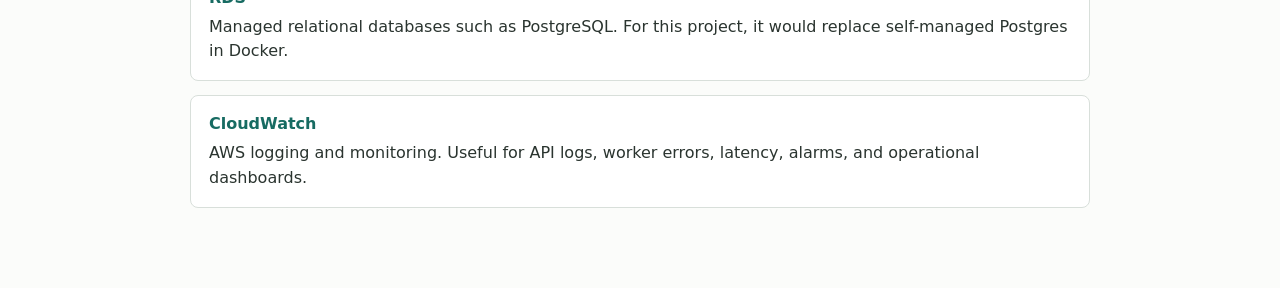
<file: reference/aws-application-glossary.html>
<!doctype html>
<html lang="en">
  <head>
    <meta charset="utf-8" />
    <meta name="viewport" content="width=device-width, initial-scale=1" />
    <title>AWS Application Glossary</title>
    <style>
      :root { color-scheme: light; --ink:#17211d; --muted:#607068; --line:#d8dfda; --paper:#fbfcfa; --soft:#eef3f0; --accent:#176b62; }
      body { margin:0; background:var(--paper); color:var(--ink); font-family: Avenir Next, Inter, system-ui, sans-serif; line-height:1.55; }
      main { max-width: 900px; margin: 0 auto; padding: 44px 28px 64px; }
      h1 { margin:0 0 8px; font-size: 30px; letter-spacing:0; }
      p.lede { margin:0 0 28px; color:var(--muted); }
      dl { display:grid; gap:14px; }
      div.term { padding:16px 18px; border:1px solid var(--line); border-radius:8px; background:white; }
      dt { font-weight:800; color:var(--accent); }
      dd { margin:4px 0 0; color:#2a342f; }
      code { padding:2px 5px; border-radius:4px; background:var(--soft); }
      @media print { body{background:white;} main{padding:20px;} div.term{break-inside:avoid;} }
    </style>
  </head>
  <body>
    <main>
      <h1>AWS Application Glossary</h1>
      <p class="lede">A compact map of AWS terms as they apply to the Infrastructure AI Agent.</p>
      <dl>
        <div class="term"><dt>AWS</dt><dd>A cloud platform: you rent managed infrastructure such as storage, compute, databases, networking, identity, and monitoring instead of owning all of it yourself.</dd></div>
        <div class="term"><dt>Region</dt><dd>A geographic AWS area, such as <code>us-east-1</code>, where your resources live. Pick one close to users and compatible with the services you need.</dd></div>
        <div class="term"><dt>Availability Zone</dt><dd>An isolated datacenter group inside a Region. Production apps use multiple zones so one datacenter issue does not take the app down.</dd></div>
        <div class="term"><dt>S3</dt><dd>Object storage for files: inspection images, videos, PDFs, logs, exported datasets, and model artifacts.</dd></div>
        <div class="term"><dt>Bucket</dt><dd>A top-level S3 container, roughly like a storage namespace. Example: <code>infra-agent-media-prod</code>.</dd></div>
        <div class="term"><dt>Object Key</dt><dd>The path-like name of a file in S3. Example: <code>inspections/run_123/original/bridge.png</code>.</dd></div>
        <div class="term"><dt>Presigned URL</dt><dd>A temporary URL that lets a browser upload or download a private S3 object without making the bucket public.</dd></div>
        <div class="term"><dt>IAM</dt><dd>AWS Identity and Access Management. It controls who or what can access which AWS resources.</dd></div>
        <div class="term"><dt>IAM Policy</dt><dd>A JSON permission document. Example: allow this app to put objects only into <code>s3://infra-agent-media-prod/uploads/*</code>.</dd></div>
        <div class="term"><dt>IAM Role</dt><dd>An identity an application or AWS service can assume temporarily. Prefer roles over long-lived access keys in production.</dd></div>
        <div class="term"><dt>EC2</dt><dd>Virtual machines. Useful when you need server control, custom workers, GPU boxes, or straightforward VM deployment.</dd></div>
        <div class="term"><dt>ECS/Fargate</dt><dd>Run Docker containers without managing servers directly. A natural next step for your FastAPI/RQ worker containers.</dd></div>
        <div class="term"><dt>RDS</dt><dd>Managed relational databases such as PostgreSQL. For this project, it would replace self-managed Postgres in Docker.</dd></div>
        <div class="term"><dt>CloudWatch</dt><dd>AWS logging and monitoring. Useful for API logs, worker errors, latency, alarms, and operational dashboards.</dd></div>
      </dl>
    </main>
  </body>
</html>
</file>
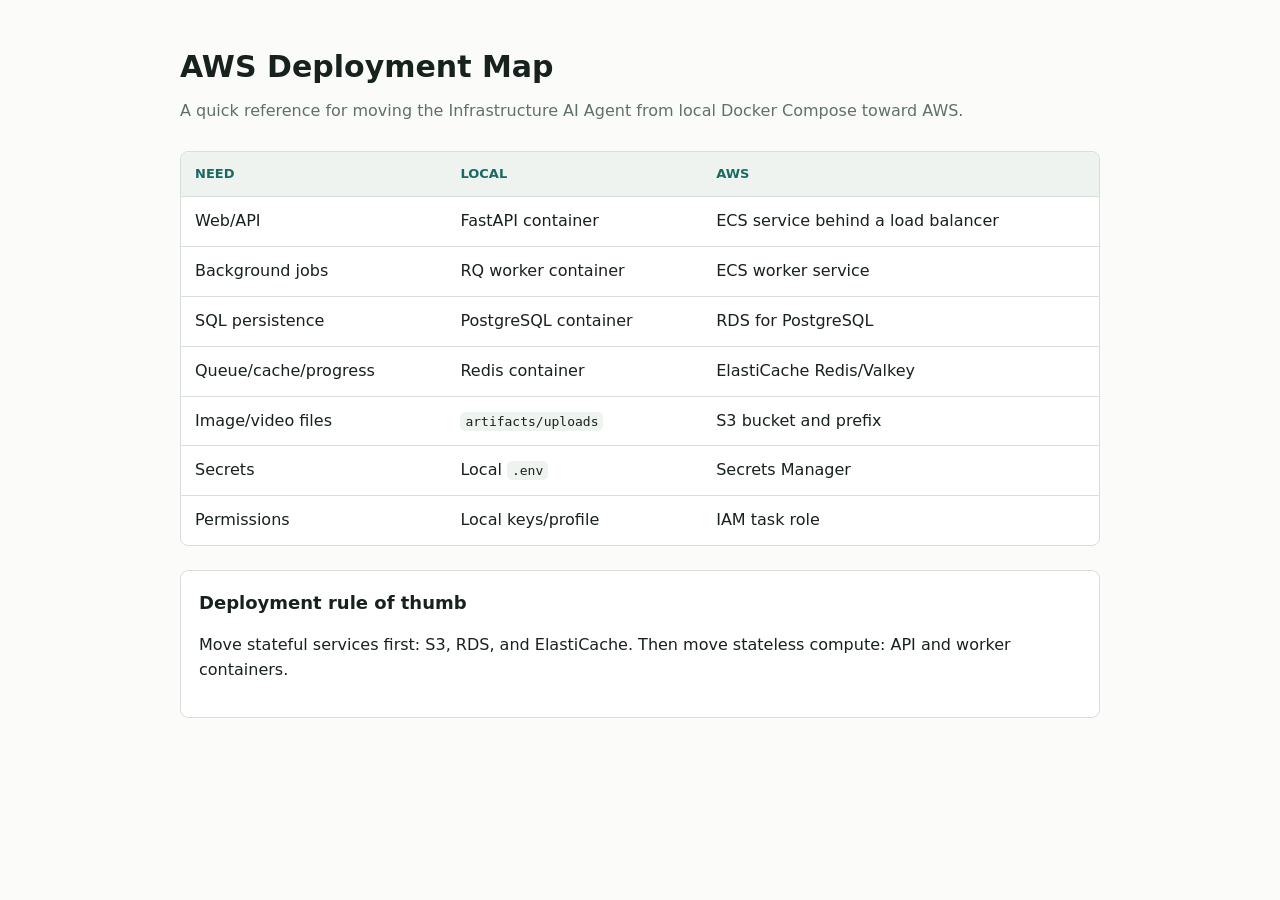
<file: reference/aws-deployment-map.html>
<!doctype html>
<html lang="en">
  <head>
    <meta charset="utf-8" />
    <meta name="viewport" content="width=device-width, initial-scale=1" />
    <title>AWS Deployment Map</title>
    <style>
      :root { color-scheme: light; --paper:#fbfcfa; --ink:#17211d; --muted:#607068; --line:#d8dfda; --soft:#eef3f0; --accent:#176b62; }
      body { margin:0; background:var(--paper); color:var(--ink); font-family:Avenir Next, Inter, system-ui, sans-serif; line-height:1.55; }
      main { max-width:920px; margin:0 auto; padding:44px 28px 64px; }
      h1 { margin:0 0 8px; font-size:30px; }
      .lede { margin:0 0 28px; color:var(--muted); }
      table { width:100%; border:1px solid var(--line); border-radius:8px; border-collapse:separate; border-spacing:0; overflow:hidden; background:white; }
      th, td { padding:12px 14px; text-align:left; vertical-align:top; border-bottom:1px solid var(--line); }
      tr:last-child td { border-bottom:none; }
      th { background:var(--soft); color:var(--accent); font-size:13px; text-transform:uppercase; }
      code { background:var(--soft); border-radius:5px; padding:2px 5px; }
      section { margin-top:24px; padding:18px; border:1px solid var(--line); border-radius:8px; background:white; }
      h2 { margin:0 0 10px; font-size:18px; }
      @media print { body{background:white;} main{padding:20px;} table,section{break-inside:avoid;} }
    </style>
  </head>
  <body>
    <main>
      <h1>AWS Deployment Map</h1>
      <p class="lede">A quick reference for moving the Infrastructure AI Agent from local Docker Compose toward AWS.</p>

      <table>
        <thead>
          <tr><th>Need</th><th>Local</th><th>AWS</th></tr>
        </thead>
        <tbody>
          <tr><td>Web/API</td><td>FastAPI container</td><td>ECS service behind a load balancer</td></tr>
          <tr><td>Background jobs</td><td>RQ worker container</td><td>ECS worker service</td></tr>
          <tr><td>SQL persistence</td><td>PostgreSQL container</td><td>RDS for PostgreSQL</td></tr>
          <tr><td>Queue/cache/progress</td><td>Redis container</td><td>ElastiCache Redis/Valkey</td></tr>
          <tr><td>Image/video files</td><td><code>artifacts/uploads</code></td><td>S3 bucket and prefix</td></tr>
          <tr><td>Secrets</td><td>Local <code>.env</code></td><td>Secrets Manager</td></tr>
          <tr><td>Permissions</td><td>Local keys/profile</td><td>IAM task role</td></tr>
        </tbody>
      </table>

      <section>
        <h2>Deployment rule of thumb</h2>
        <p>Move stateful services first: S3, RDS, and ElastiCache. Then move stateless compute: API and worker containers.</p>
      </section>
    </main>
  </body>
</html>
</file>
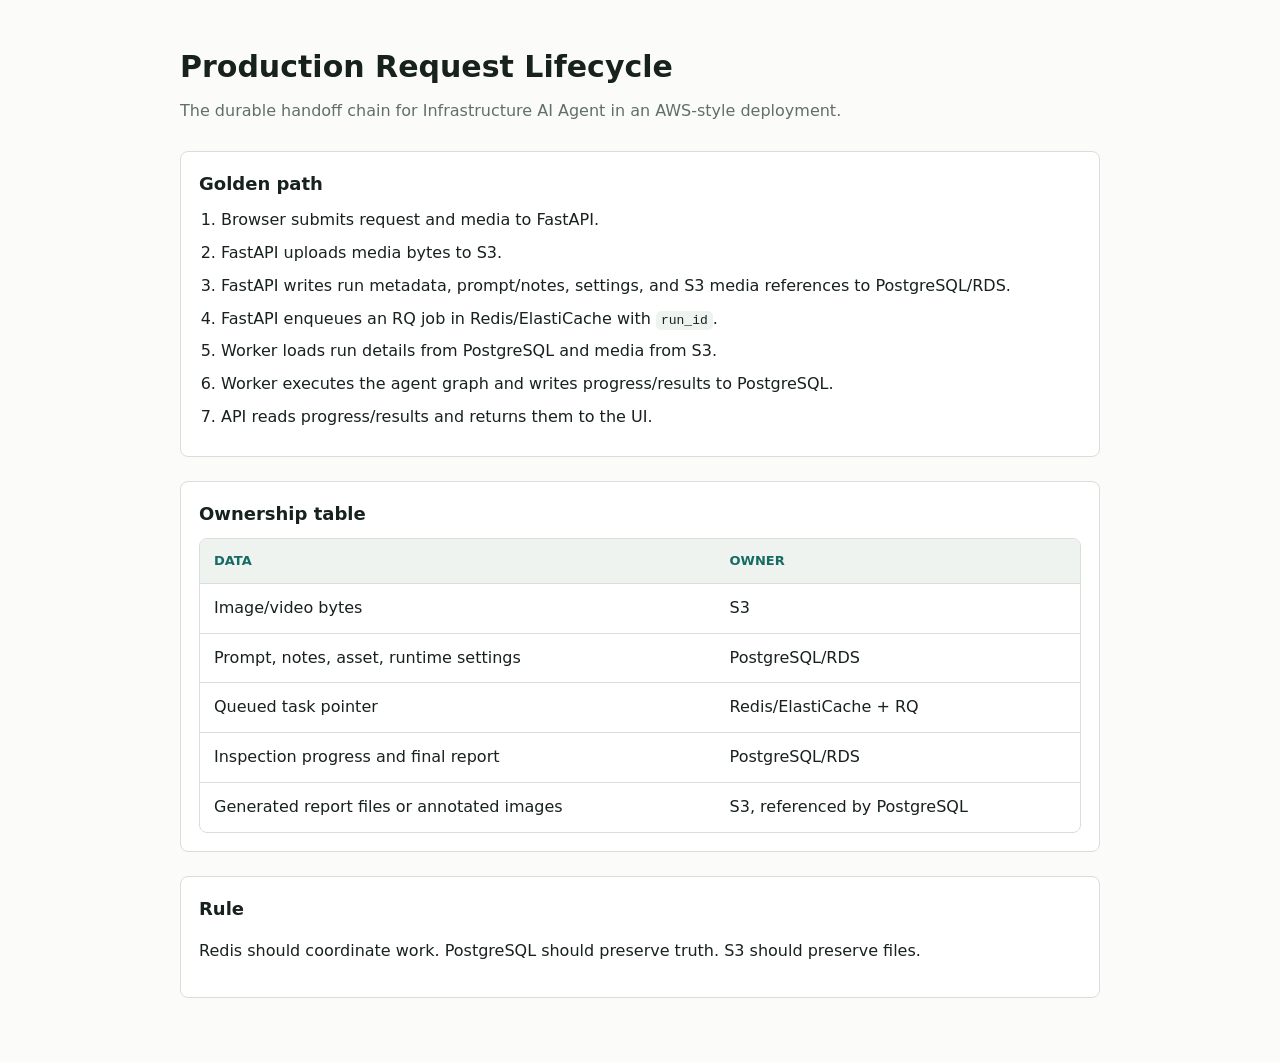
<file: reference/production-request-lifecycle.html>
<!doctype html>
<html lang="en">
  <head>
    <meta charset="utf-8" />
    <meta name="viewport" content="width=device-width, initial-scale=1" />
    <title>Production Request Lifecycle</title>
    <style>
      :root { color-scheme: light; --paper:#fbfcfa; --ink:#17211d; --muted:#607068; --line:#d8dfda; --soft:#eef3f0; --accent:#176b62; }
      body { margin:0; background:var(--paper); color:var(--ink); font-family:Avenir Next, Inter, system-ui, sans-serif; line-height:1.55; }
      main { max-width:920px; margin:0 auto; padding:44px 28px 64px; }
      h1 { margin:0 0 8px; font-size:30px; }
      .lede { margin:0 0 28px; color:var(--muted); }
      section { margin-top:24px; padding:18px; border:1px solid var(--line); border-radius:8px; background:white; }
      h2 { margin:0 0 10px; font-size:18px; }
      code, pre { background:var(--soft); border-radius:5px; }
      code { padding:2px 5px; }
      pre { padding:14px; overflow:auto; }
      ol { margin:0; padding-left:22px; }
      li { margin:8px 0; }
      table { width:100%; border:1px solid var(--line); border-radius:8px; border-collapse:separate; border-spacing:0; overflow:hidden; background:white; }
      th, td { padding:12px 14px; text-align:left; vertical-align:top; border-bottom:1px solid var(--line); }
      tr:last-child td { border-bottom:none; }
      th { background:var(--soft); color:var(--accent); font-size:13px; text-transform:uppercase; }
      @media print { body{background:white;} main{padding:20px;} section,table{break-inside:avoid;} }
    </style>
  </head>
  <body>
    <main>
      <h1>Production Request Lifecycle</h1>
      <p class="lede">The durable handoff chain for Infrastructure AI Agent in an AWS-style deployment.</p>

      <section>
        <h2>Golden path</h2>
        <ol>
          <li>Browser submits request and media to FastAPI.</li>
          <li>FastAPI uploads media bytes to S3.</li>
          <li>FastAPI writes run metadata, prompt/notes, settings, and S3 media references to PostgreSQL/RDS.</li>
          <li>FastAPI enqueues an RQ job in Redis/ElastiCache with <code>run_id</code>.</li>
          <li>Worker loads run details from PostgreSQL and media from S3.</li>
          <li>Worker executes the agent graph and writes progress/results to PostgreSQL.</li>
          <li>API reads progress/results and returns them to the UI.</li>
        </ol>
      </section>

      <section>
        <h2>Ownership table</h2>
        <table>
          <thead>
            <tr><th>Data</th><th>Owner</th></tr>
          </thead>
          <tbody>
            <tr><td>Image/video bytes</td><td>S3</td></tr>
            <tr><td>Prompt, notes, asset, runtime settings</td><td>PostgreSQL/RDS</td></tr>
            <tr><td>Queued task pointer</td><td>Redis/ElastiCache + RQ</td></tr>
            <tr><td>Inspection progress and final report</td><td>PostgreSQL/RDS</td></tr>
            <tr><td>Generated report files or annotated images</td><td>S3, referenced by PostgreSQL</td></tr>
          </tbody>
        </table>
      </section>

      <section>
        <h2>Rule</h2>
        <p>Redis should coordinate work. PostgreSQL should preserve truth. S3 should preserve files.</p>
      </section>
    </main>
  </body>
</html>
</file>
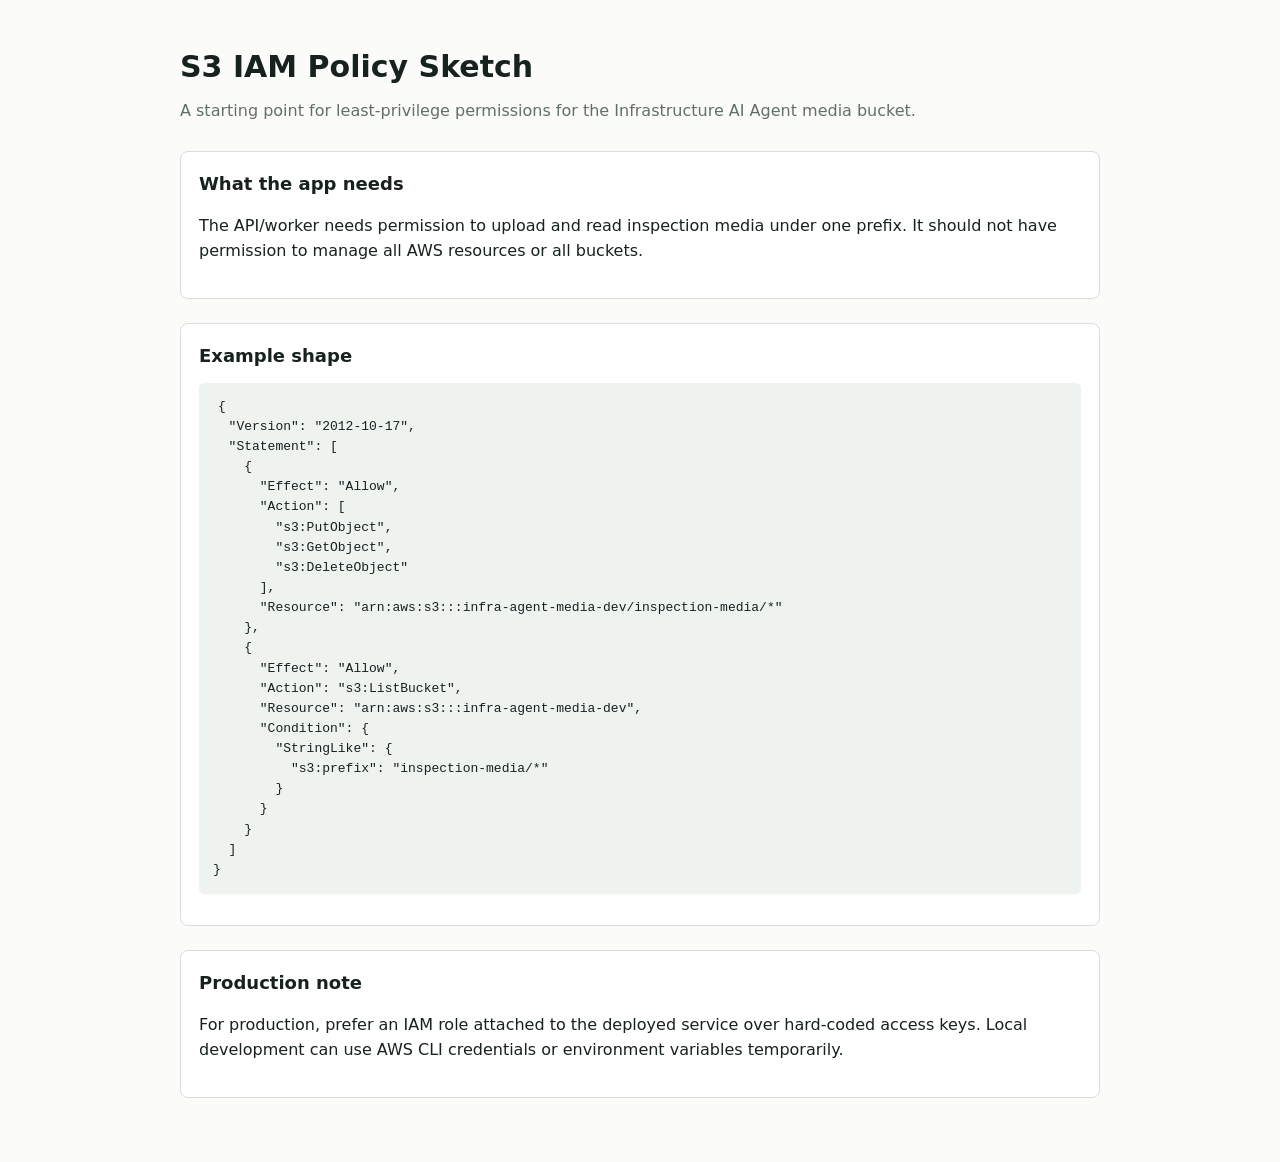
<file: reference/s3-iam-policy-sketch.html>
<!doctype html>
<html lang="en">
  <head>
    <meta charset="utf-8" />
    <meta name="viewport" content="width=device-width, initial-scale=1" />
    <title>S3 IAM Policy Sketch</title>
    <style>
      :root { color-scheme: light; --ink:#17211d; --muted:#607068; --line:#d8dfda; --paper:#fbfcfa; --soft:#eef3f0; --accent:#176b62; }
      body { margin:0; background:var(--paper); color:var(--ink); font-family:Avenir Next, Inter, system-ui, sans-serif; line-height:1.55; }
      main { max-width:920px; margin:0 auto; padding:44px 28px 64px; }
      h1 { margin:0 0 8px; font-size:30px; }
      .lede { margin:0 0 28px; color:var(--muted); }
      section { margin-top:24px; padding:18px; border:1px solid var(--line); border-radius:8px; background:white; }
      h2 { margin:0 0 10px; font-size:18px; }
      code, pre { background:var(--soft); border-radius:5px; }
      code { padding:2px 5px; }
      pre { padding:14px; overflow:auto; }
      @media print { body{background:white;} main{padding:20px;} section{break-inside:avoid;} }
    </style>
  </head>
  <body>
    <main>
      <h1>S3 IAM Policy Sketch</h1>
      <p class="lede">A starting point for least-privilege permissions for the Infrastructure AI Agent media bucket.</p>

      <section>
        <h2>What the app needs</h2>
        <p>The API/worker needs permission to upload and read inspection media under one prefix. It should not have permission to manage all AWS resources or all buckets.</p>
      </section>

      <section>
        <h2>Example shape</h2>
        <pre><code>{
  "Version": "2012-10-17",
  "Statement": [
    {
      "Effect": "Allow",
      "Action": [
        "s3:PutObject",
        "s3:GetObject",
        "s3:DeleteObject"
      ],
      "Resource": "arn:aws:s3:::infra-agent-media-dev/inspection-media/*"
    },
    {
      "Effect": "Allow",
      "Action": "s3:ListBucket",
      "Resource": "arn:aws:s3:::infra-agent-media-dev",
      "Condition": {
        "StringLike": {
          "s3:prefix": "inspection-media/*"
        }
      }
    }
  ]
}</code></pre>
      </section>

      <section>
        <h2>Production note</h2>
        <p>For production, prefer an IAM role attached to the deployed service over hard-coded access keys. Local development can use AWS CLI credentials or environment variables temporarily.</p>
      </section>
    </main>
  </body>
</html>
</file>
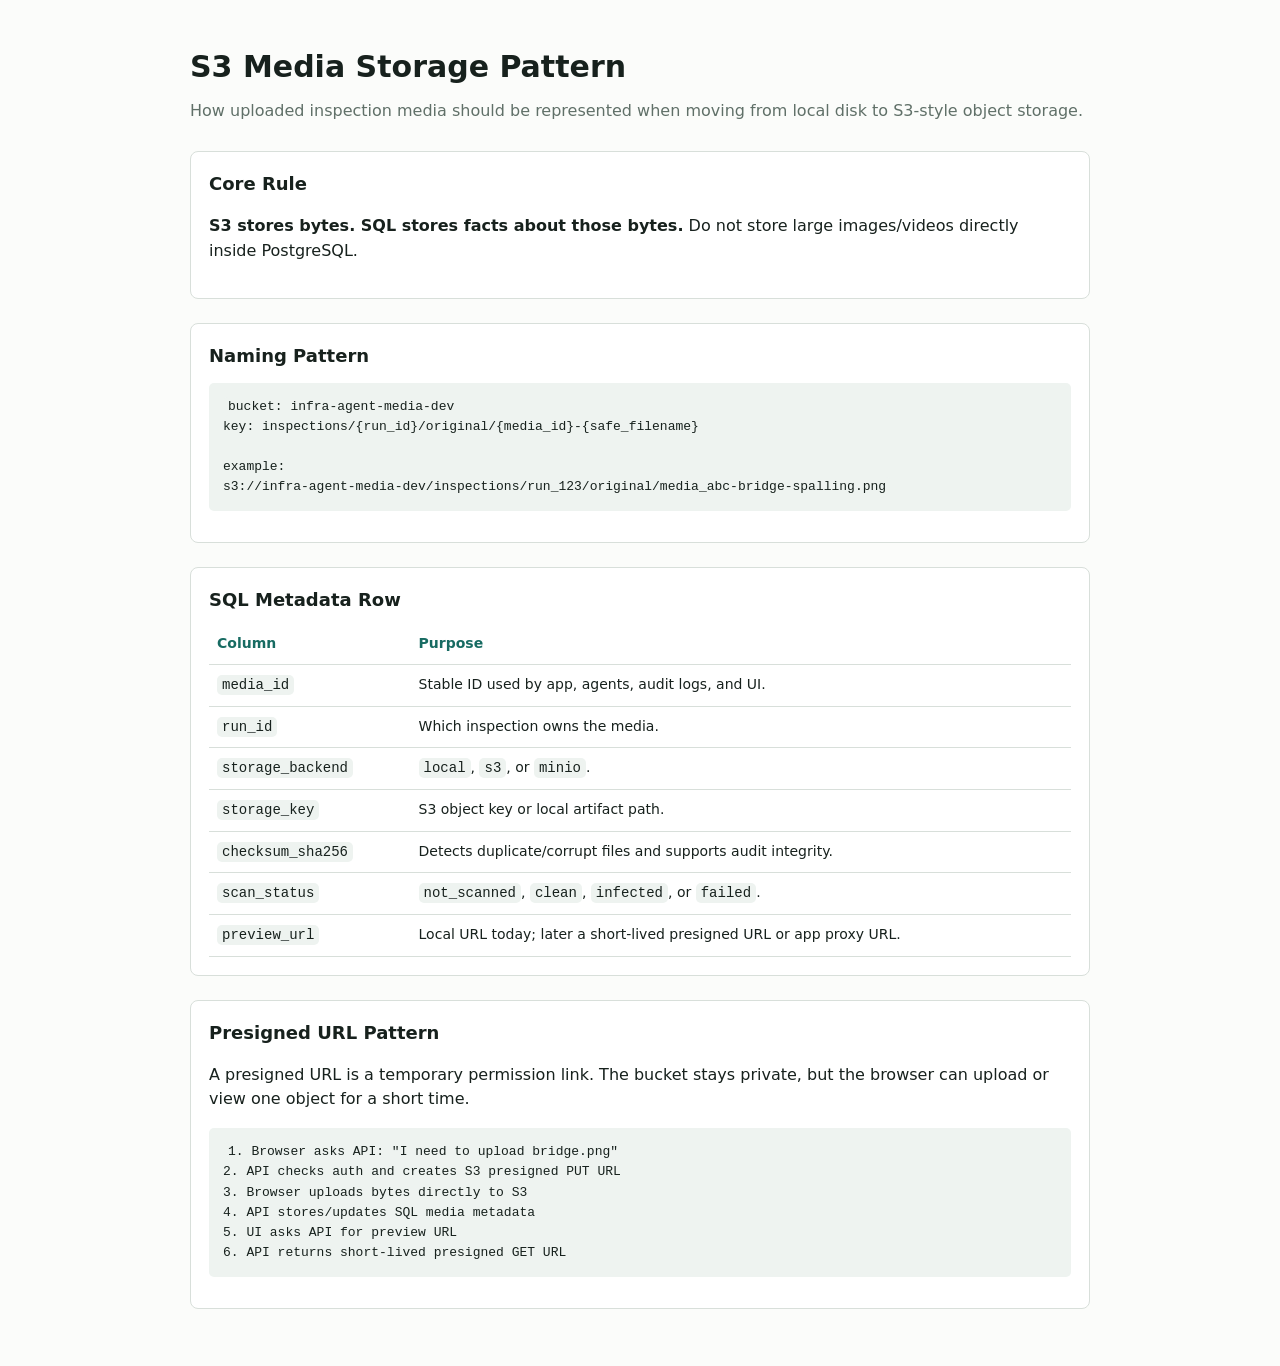
<file: reference/s3-media-storage-pattern.html>
<!doctype html>
<html lang="en">
  <head>
    <meta charset="utf-8" />
    <meta name="viewport" content="width=device-width, initial-scale=1" />
    <title>S3 Media Storage Pattern</title>
    <style>
      :root { color-scheme: light; --ink:#17211d; --muted:#607068; --line:#d8dfda; --paper:#fbfcfa; --soft:#eef3f0; --accent:#176b62; }
      body { margin:0; background:var(--paper); color:var(--ink); font-family:Avenir Next, Inter, system-ui, sans-serif; line-height:1.55; }
      main { max-width:900px; margin:0 auto; padding:44px 28px 64px; }
      h1 { margin:0 0 8px; font-size:30px; }
      .lede { margin:0 0 28px; color:var(--muted); }
      section { margin-top:24px; padding:18px; border:1px solid var(--line); border-radius:8px; background:white; }
      h2 { margin:0 0 10px; font-size:18px; }
      code, pre { background:var(--soft); border-radius:5px; }
      code { padding:2px 5px; }
      pre { padding:14px; overflow:auto; }
      table { width:100%; border-collapse:collapse; font-size:14px; }
      th, td { padding:9px 8px; border-bottom:1px solid var(--line); text-align:left; vertical-align:top; }
      th { color:var(--accent); }
      @media print { body{background:white;} main{padding:20px;} section{break-inside:avoid;} }
    </style>
  </head>
  <body>
    <main>
      <h1>S3 Media Storage Pattern</h1>
      <p class="lede">How uploaded inspection media should be represented when moving from local disk to S3-style object storage.</p>

      <section>
        <h2>Core Rule</h2>
        <p><strong>S3 stores bytes. SQL stores facts about those bytes.</strong> Do not store large images/videos directly inside PostgreSQL.</p>
      </section>

      <section>
        <h2>Naming Pattern</h2>
        <pre><code>bucket: infra-agent-media-dev
key: inspections/{run_id}/original/{media_id}-{safe_filename}

example:
s3://infra-agent-media-dev/inspections/run_123/original/media_abc-bridge-spalling.png</code></pre>
      </section>

      <section>
        <h2>SQL Metadata Row</h2>
        <table>
          <thead><tr><th>Column</th><th>Purpose</th></tr></thead>
          <tbody>
            <tr><td><code>media_id</code></td><td>Stable ID used by app, agents, audit logs, and UI.</td></tr>
            <tr><td><code>run_id</code></td><td>Which inspection owns the media.</td></tr>
            <tr><td><code>storage_backend</code></td><td><code>local</code>, <code>s3</code>, or <code>minio</code>.</td></tr>
            <tr><td><code>storage_key</code></td><td>S3 object key or local artifact path.</td></tr>
            <tr><td><code>checksum_sha256</code></td><td>Detects duplicate/corrupt files and supports audit integrity.</td></tr>
            <tr><td><code>scan_status</code></td><td><code>not_scanned</code>, <code>clean</code>, <code>infected</code>, or <code>failed</code>.</td></tr>
            <tr><td><code>preview_url</code></td><td>Local URL today; later a short-lived presigned URL or app proxy URL.</td></tr>
          </tbody>
        </table>
      </section>

      <section>
        <h2>Presigned URL Pattern</h2>
        <p>A presigned URL is a temporary permission link. The bucket stays private, but the browser can upload or view one object for a short time.</p>
        <pre><code>1. Browser asks API: "I need to upload bridge.png"
2. API checks auth and creates S3 presigned PUT URL
3. Browser uploads bytes directly to S3
4. API stores/updates SQL media metadata
5. UI asks API for preview URL
6. API returns short-lived presigned GET URL</code></pre>
      </section>
    </main>
  </body>
</html>
</file>
